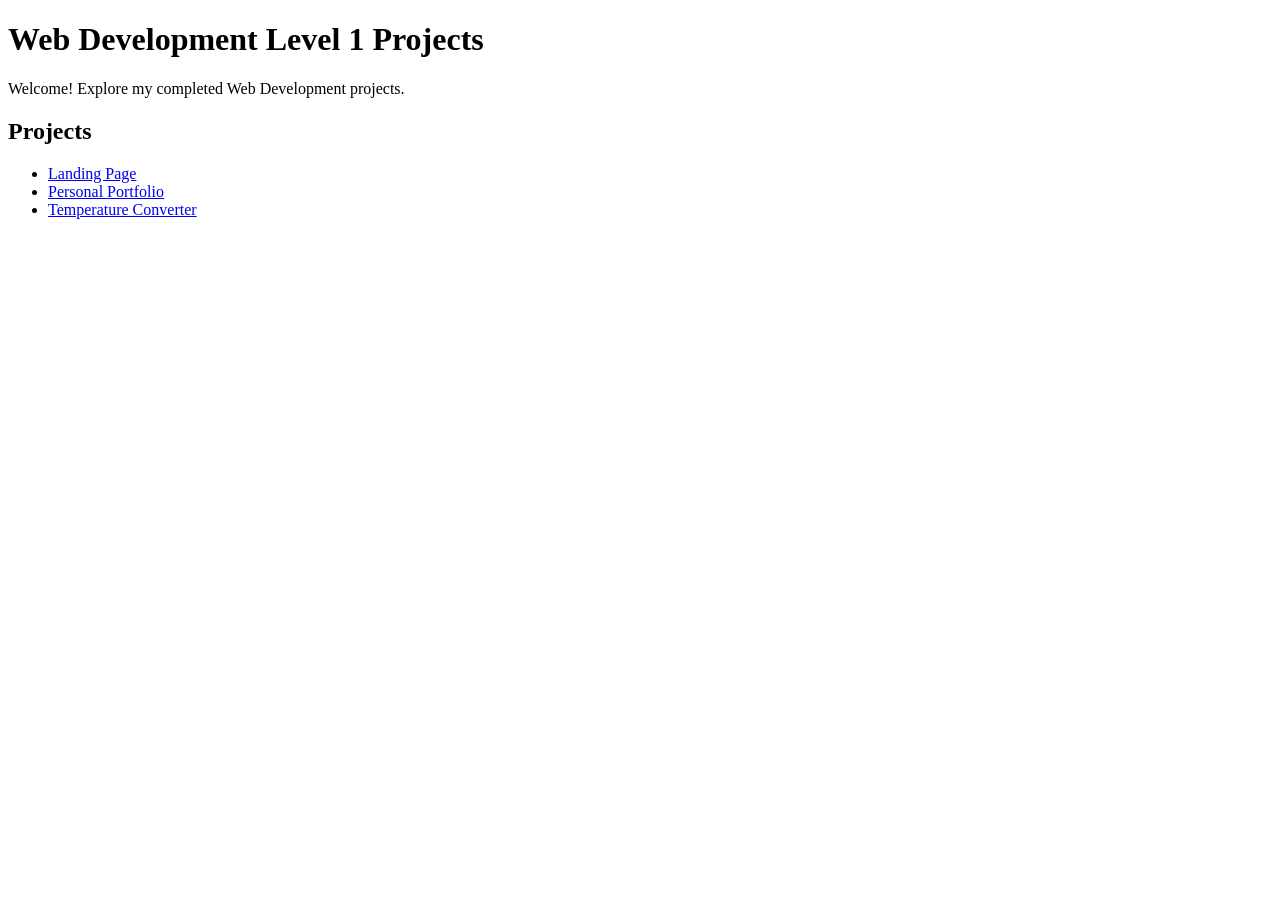
<file: index.html>
<!DOCTYPE html>
<html lang="en">
<head>
    <meta charset="UTF-8">
    <meta name="viewport" content="width=device-width, initial-scale=1.0">
    <title>OIBSIP Web Development Projects</title>
</head>
<body>
    <h1>Web Development Level 1 Projects</h1>

    <p>Welcome! Explore my completed Web Development projects.</p>

    <h2>Projects</h2>

    <ul>
        <li>
            <a href="WebDev-L1-LandingPage/">Landing Page</a>
        </li>
        <li>
            <a href="WebDev-L1-Portfolio/">Personal Portfolio</a>
        </li>
        <li>
            <a href="WebDev-L1-TempCon/">Temperature Converter</a>
        </li>
    </ul>
</body>
</html>
</file>
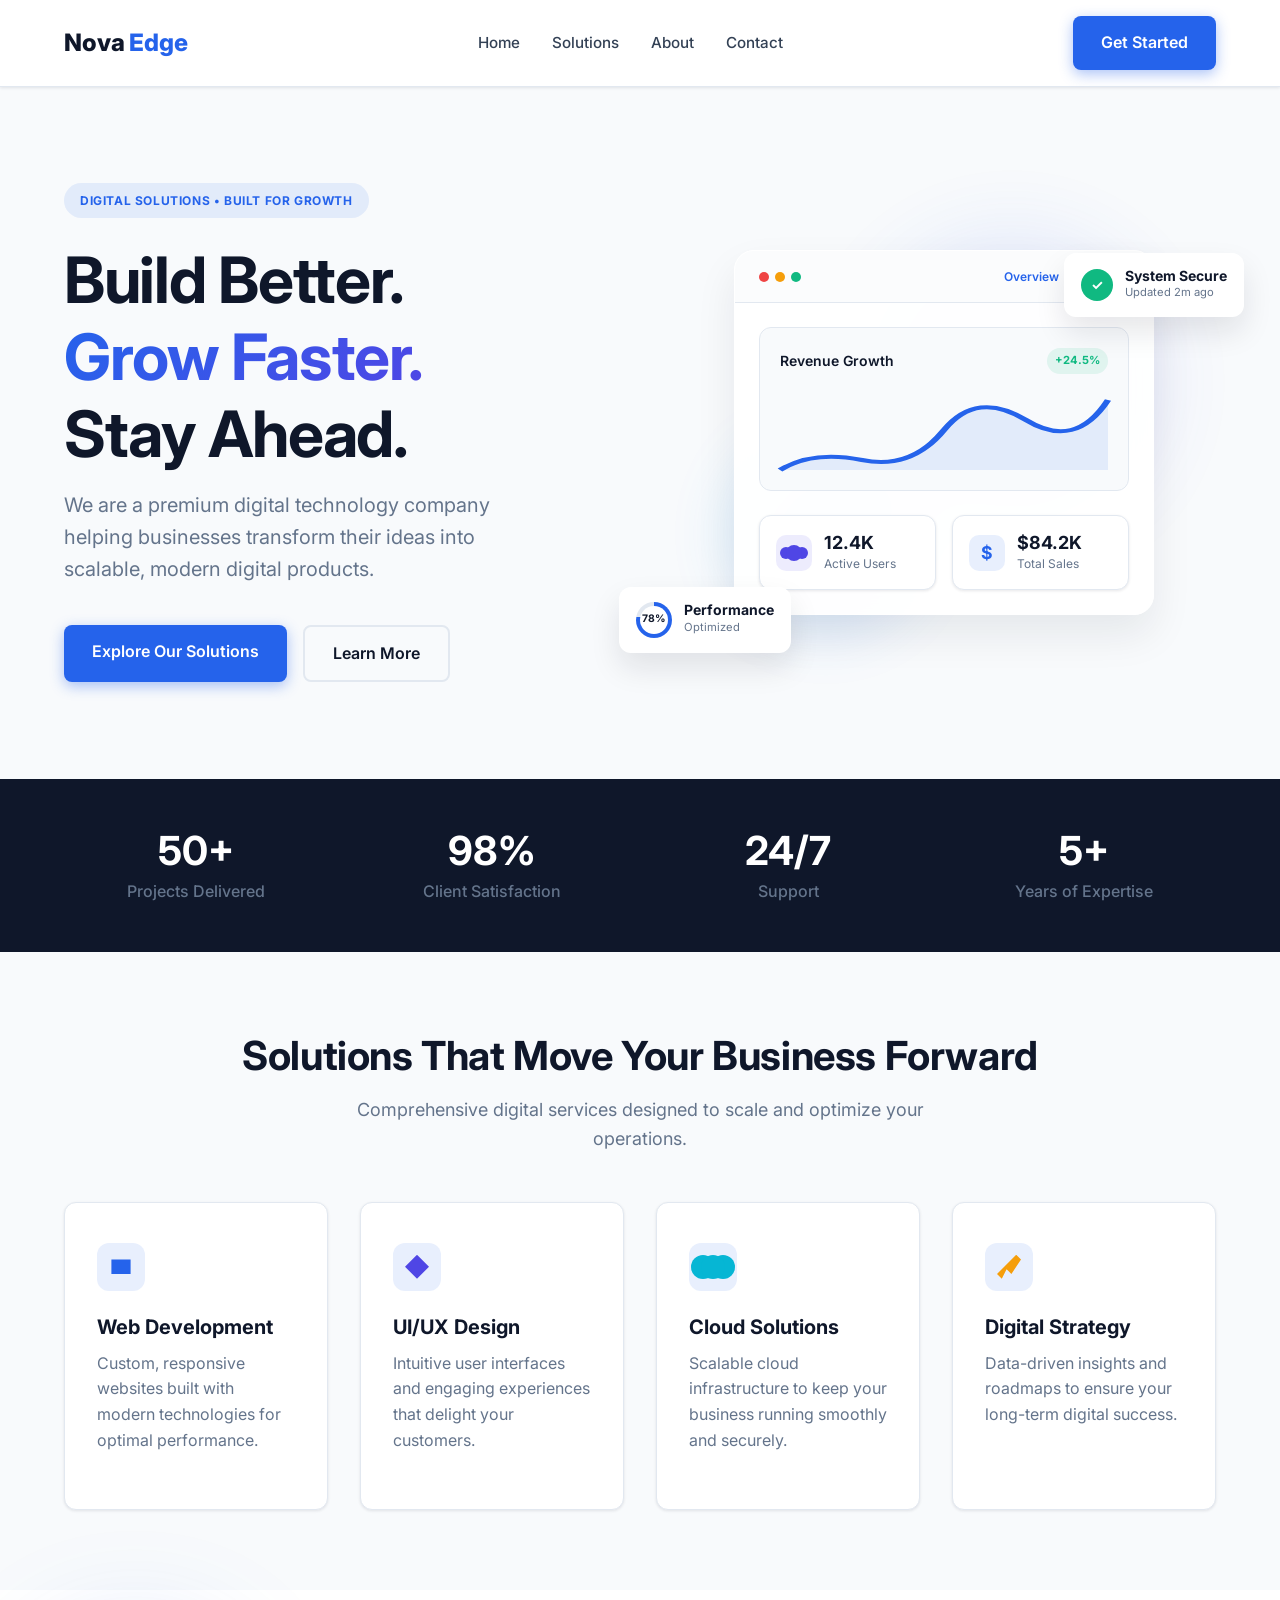
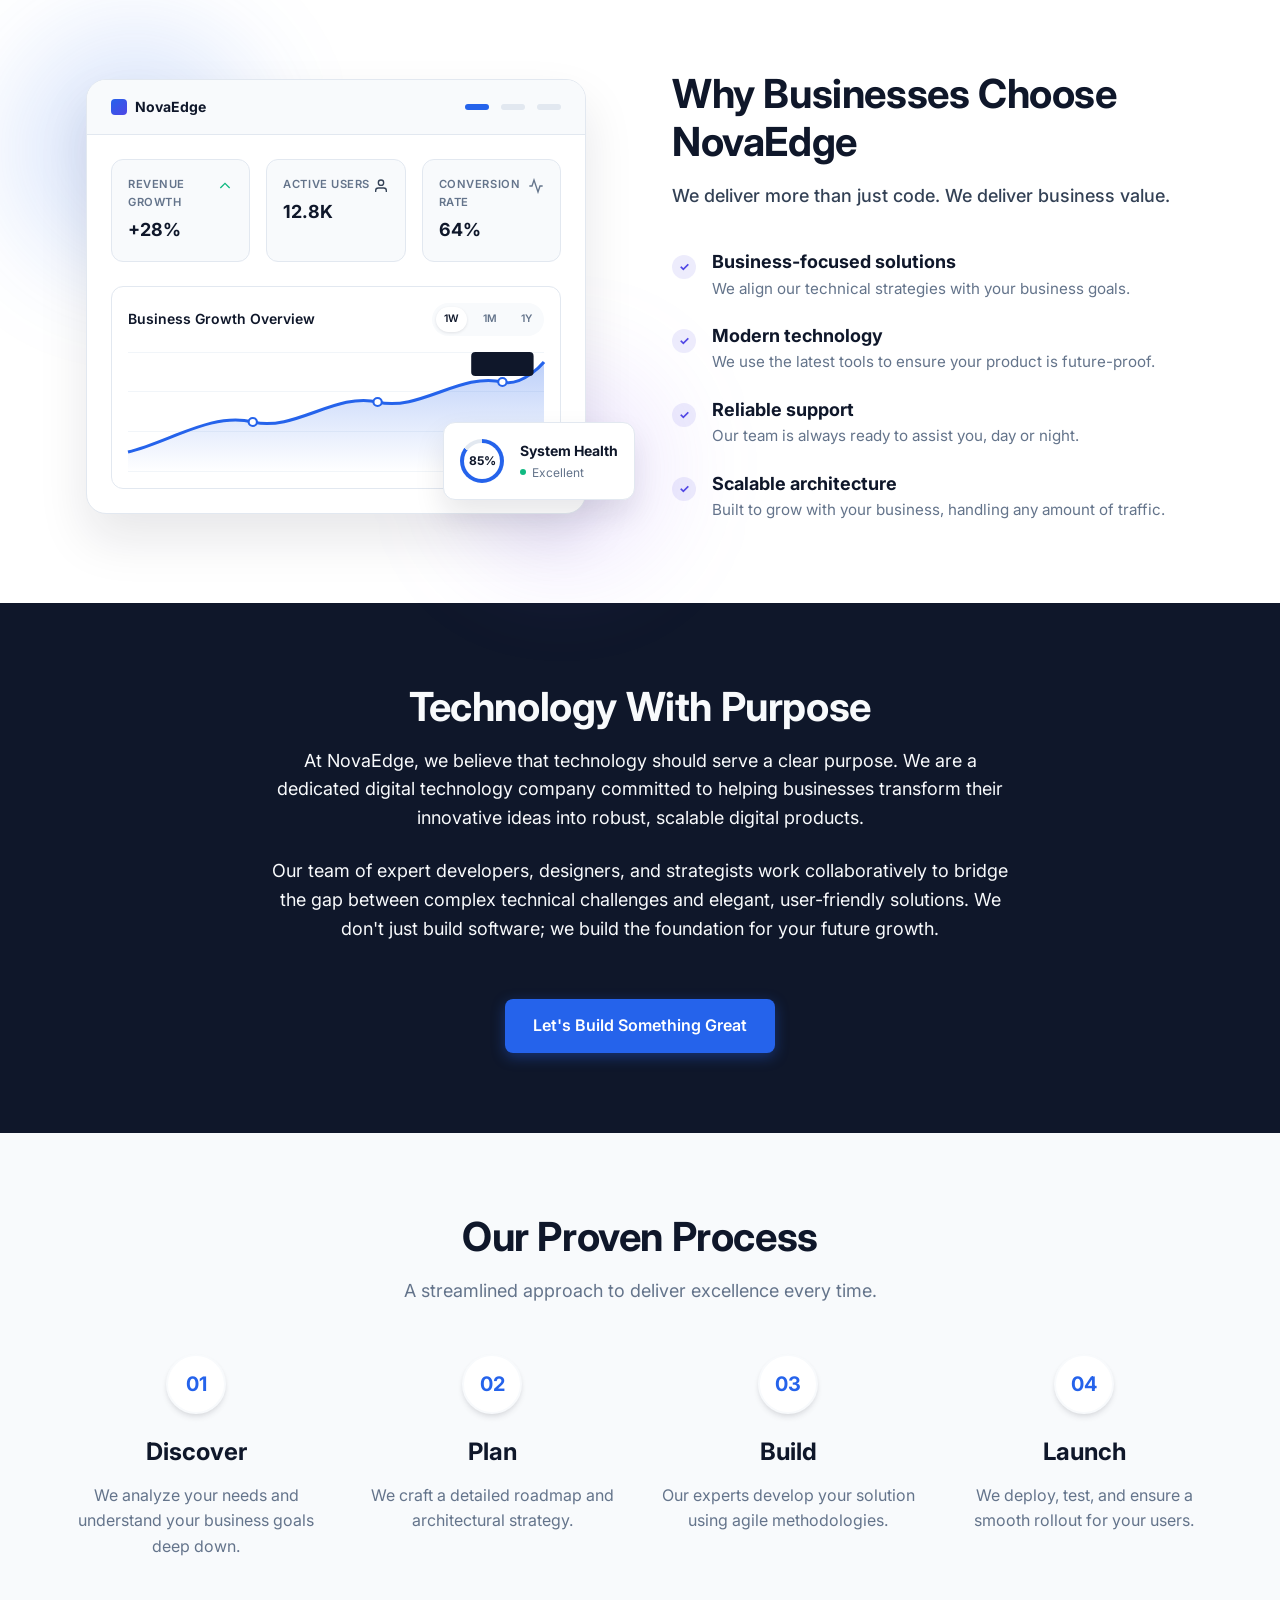
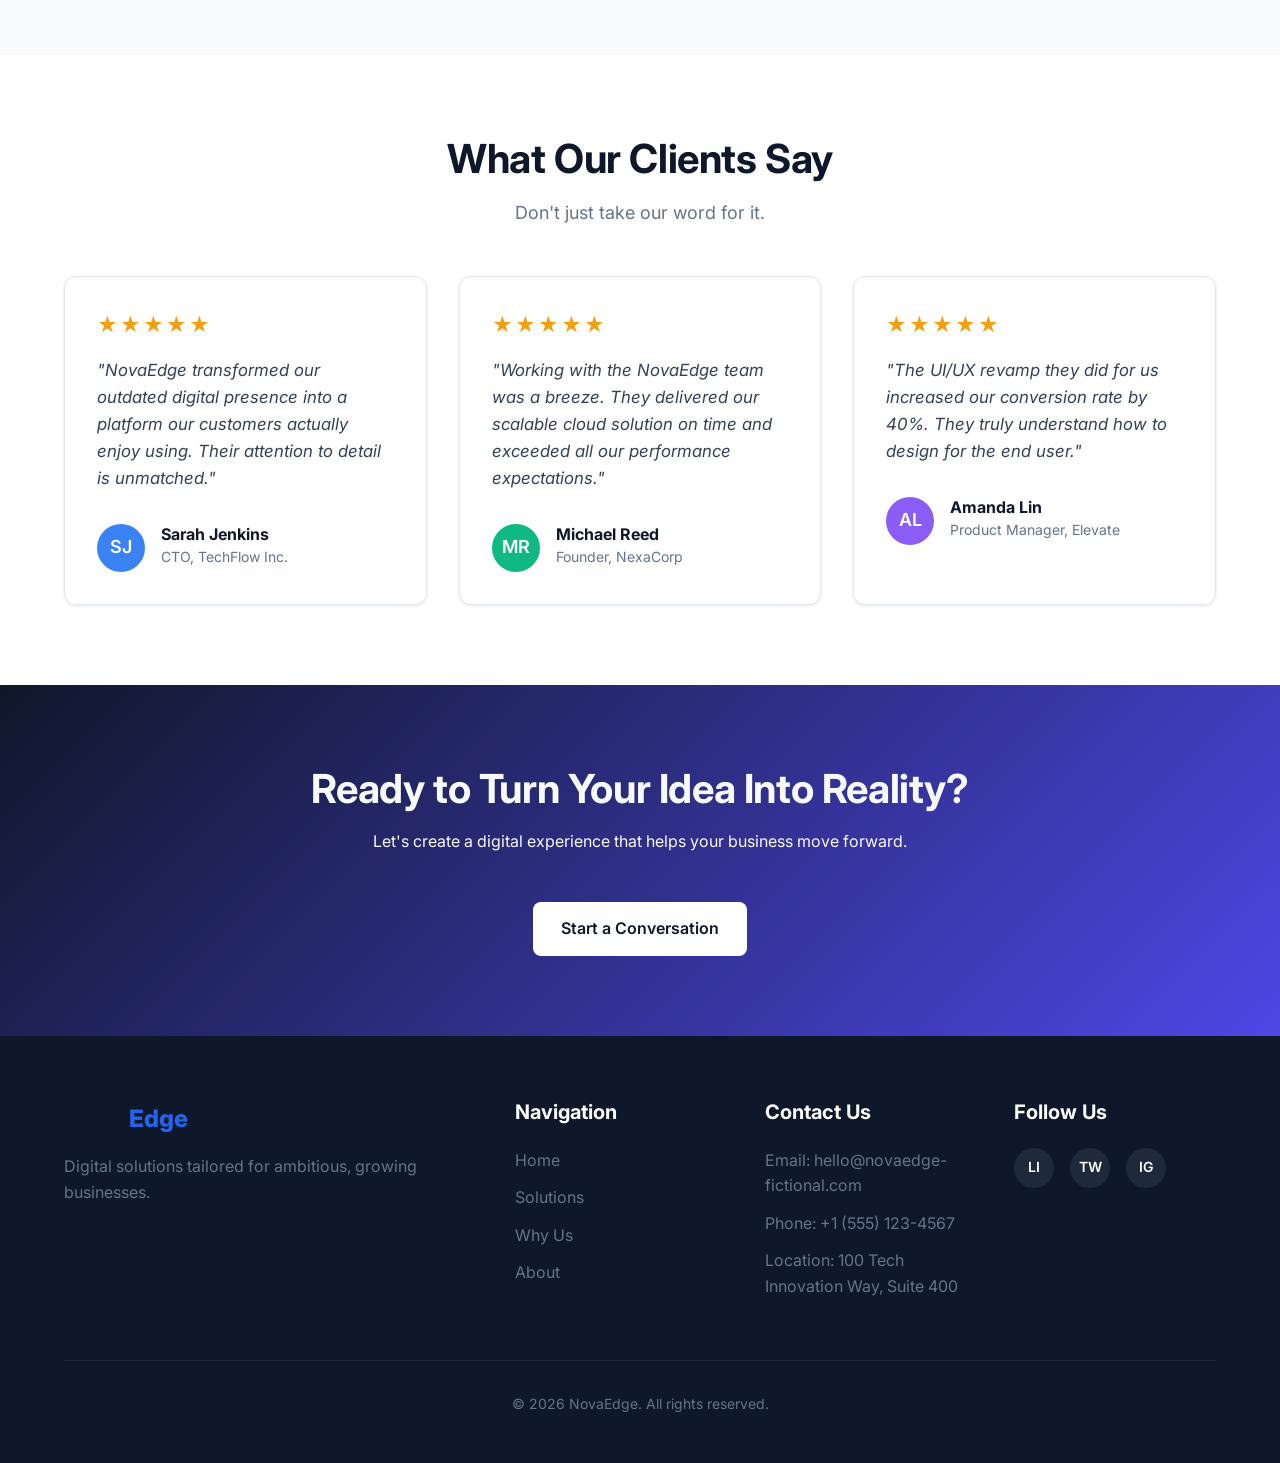
<file: WebDev-L1-LandingPage/index.html>
<!DOCTYPE html>
<html lang="en">
<head>
    <meta charset="UTF-8">
    <meta name="viewport" content="width=device-width, initial-scale=1.0">
    <title>NovaEdge — Digital Solutions for Growing Businesses</title>
    <link rel="preconnect" href="https://fonts.googleapis.com">
    <link rel="preconnect" href="https://fonts.gstatic.com" crossorigin>
    <link href="https://fonts.googleapis.com/css2?family=Inter:wght@300;400;500;600;700;800&display=swap" rel="stylesheet">
    <link rel="stylesheet" href="style.css">
</head>
<body>
    <!-- Navigation -->
    <header class="navbar">
        <div class="container nav-container">
            <a href="#" class="logo">Nova<span>Edge</span></a>
            <nav>
                <ul class="nav-links">
                    <li><a href="#home">Home</a></li>
                    <li><a href="#solutions">Solutions</a></li>
                    <li><a href="#about">About</a></li>
                    <li><a href="#contact">Contact</a></li>
                </ul>
            </nav>
            <a href="#contact" class="btn btn-primary nav-btn">Get Started</a>
            <!-- Hamburger menu check box for mobile nav -->
            <input type="checkbox" id="menu-toggle" class="menu-toggle">
            <label for="menu-toggle" class="hamburger" aria-label="Toggle navigation menu">
                <span></span>
                <span></span>
                <span></span>
            </label>
            <div class="mobile-nav">
                <ul class="mobile-nav-links">
                    <li><a href="#home">Home</a></li>
                    <li><a href="#solutions">Solutions</a></li>
                    <li><a href="#about">About</a></li>
                    <li><a href="#contact">Contact</a></li>
                </ul>
            </div>
        </div>
    </header>

    <main>
        <!-- Hero Section -->
        <section id="home" class="hero">
            <div class="container hero-container">
                <div class="hero-content">
                    <div class="badge">DIGITAL SOLUTIONS • BUILT FOR GROWTH</div>
                    <h1>Build Better.<br><span class="text-gradient">Grow Faster.</span><br>Stay Ahead.</h1>
                    <p>We are a premium digital technology company helping businesses transform their ideas into scalable, modern digital products.</p>
                    <div class="hero-buttons">
                        <a href="#solutions" class="btn btn-primary">Explore Our Solutions</a>
                        <a href="#about" class="btn btn-secondary">Learn More</a>
                    </div>
                </div>
                <div class="hero-visual" aria-hidden="true">
                    <div class="abstract-shape shape-1"></div>
                    <div class="abstract-shape shape-2"></div>
                    <div class="hero-dashboard">
                        <div class="dash-main">
                            <div class="dash-header">
                                <div class="dash-dots"><span></span><span></span><span></span></div>
                                <div class="dash-tabs"><div class="dash-tab active">Overview</div><div class="dash-tab">Analytics</div></div>
                            </div>
                            <div class="dash-body">
                                <div class="dash-chart-container">
                                    <div class="dash-chart-header">
                                        <span class="dash-title">Revenue Growth</span>
                                        <span class="dash-badge">+24.5%</span>
                                    </div>
                                    <div class="dash-chart">
                                        <svg viewBox="0 0 100 40" preserveAspectRatio="none" class="chart-line">
                                            <path d="M0 40 Q 10 30, 25 35 T 50 20 T 75 15 T 100 5 L 100 40 L 0 40 Z" fill="rgba(37,99,235,0.1)"></path>
                                            <path d="M0 40 Q 10 30, 25 35 T 50 20 T 75 15 T 100 5" fill="none" stroke="var(--clr-accent)" stroke-width="2"></path>
                                        </svg>
                                    </div>
                                </div>
                                <div class="dash-stats">
                                    <div class="dash-stat-box">
                                        <div class="stat-icon icon-users"></div>
                                        <div class="stat-info">
                                            <span class="stat-value">12.4K</span>
                                            <span class="stat-label">Active Users</span>
                                        </div>
                                    </div>
                                    <div class="dash-stat-box">
                                        <div class="stat-icon icon-sales"></div>
                                        <div class="stat-info">
                                            <span class="stat-value">$84.2K</span>
                                            <span class="stat-label">Total Sales</span>
                                        </div>
                                    </div>
                                </div>
                            </div>
                        </div>
                        <div class="dash-float float-1">
                            <div class="float-icon">✓</div>
                            <div class="float-text">
                                <span class="float-title">System Secure</span>
                                <span class="float-sub">Updated 2m ago</span>
                            </div>
                        </div>
                        <div class="dash-float float-2">
                            <div class="float-ring">
                                <div class="ring-circle">78%</div>
                            </div>
                            <div class="float-text">
                                <span class="float-title">Performance</span>
                                <span class="float-sub">Optimized</span>
                            </div>
                        </div>
                    </div>
                </div>
            </div>
        </section>

        <!-- Trust / Stats Strip -->
        <section class="trust-stats">
            <div class="container stats-container">
                <div class="stat-item">
                    <h3>50+</h3>
                    <p>Projects Delivered</p>
                </div>
                <div class="stat-item">
                    <h3>98%</h3>
                    <p>Client Satisfaction</p>
                </div>
                <div class="stat-item">
                    <h3>24/7</h3>
                    <p>Support</p>
                </div>
                <div class="stat-item">
                    <h3>5+</h3>
                    <p>Years of Expertise</p>
                </div>
            </div>
        </section>

        <!-- Solutions Section -->
        <section id="solutions" class="solutions section-padding bg-alt">
            <div class="container">
                <div class="section-header text-center">
                    <h2>Solutions That Move Your Business Forward</h2>
                    <p>Comprehensive digital services designed to scale and optimize your operations.</p>
                </div>
                <div class="cards-grid">
                    <div class="service-card">
                        <div class="card-icon icon-web" aria-hidden="true"></div>
                        <h3>Web Development</h3>
                        <p>Custom, responsive websites built with modern technologies for optimal performance.</p>
                    </div>
                    <div class="service-card">
                        <div class="card-icon icon-design" aria-hidden="true"></div>
                        <h3>UI/UX Design</h3>
                        <p>Intuitive user interfaces and engaging experiences that delight your customers.</p>
                    </div>
                    <div class="service-card">
                        <div class="card-icon icon-cloud" aria-hidden="true"></div>
                        <h3>Cloud Solutions</h3>
                        <p>Scalable cloud infrastructure to keep your business running smoothly and securely.</p>
                    </div>
                    <div class="service-card">
                        <div class="card-icon icon-strategy" aria-hidden="true"></div>
                        <h3>Digital Strategy</h3>
                        <p>Data-driven insights and roadmaps to ensure your long-term digital success.</p>
                    </div>
                </div>
            </div>
        </section>

        <!-- Why Choose Us -->
        <section id="why-us" class="why-us section-padding">
            <div class="container split-layout">
                <div class="split-visual premium-dash" aria-hidden="true">
                    <!-- Background Decorative Elements -->
                    <div class="premium-glow glow-1"></div>
                    <div class="premium-glow glow-2"></div>
                    
                    <!-- Main Dashboard -->
                    <div class="premium-dashboard">
                        <!-- Dashboard Header -->
                        <div class="premium-dash-header">
                            <div class="pd-logo">
                                <div class="pd-logo-icon"></div>
                                <span class="pd-logo-text">NovaEdge</span>
                            </div>
                            <div class="pd-nav">
                                <span class="pd-nav-item active"></span>
                                <span class="pd-nav-item"></span>
                                <span class="pd-nav-item"></span>
                            </div>
                        </div>
                        
                        <!-- Dashboard Body -->
                        <div class="premium-dash-body">
                            <!-- Metrics Row -->
                            <div class="pd-metrics">
                                <div class="pd-metric-card">
                                    <span class="pd-metric-title">Revenue Growth</span>
                                    <span class="pd-metric-value">+28%</span>
                                    <div class="pd-metric-indicator positive">
                                        <svg viewBox="0 0 24 24" fill="none" stroke="currentColor" stroke-width="2"><path d="M5 15l7-7 7 7"/></svg>
                                    </div>
                                </div>
                                <div class="pd-metric-card">
                                    <span class="pd-metric-title">Active Users</span>
                                    <span class="pd-metric-value">12.8K</span>
                                    <div class="pd-metric-indicator">
                                        <svg viewBox="0 0 24 24" fill="none" stroke="currentColor" stroke-width="2"><path d="M20 21v-2a4 4 0 0 0-4-4H8a4 4 0 0 0-4 4v2"/><circle cx="12" cy="7" r="4"/></svg>
                                    </div>
                                </div>
                                <div class="pd-metric-card">
                                    <span class="pd-metric-title">Conversion Rate</span>
                                    <span class="pd-metric-value">64%</span>
                                    <div class="pd-metric-indicator neutral">
                                        <svg viewBox="0 0 24 24" fill="none" stroke="currentColor" stroke-width="2"><path d="M22 12h-4l-3 9L9 3l-3 9H2"/></svg>
                                    </div>
                                </div>
                            </div>
                            
                            <!-- Chart Area -->
                            <div class="pd-chart-area">
                                <div class="pd-chart-header">
                                    <span class="pd-chart-title">Business Growth Overview</span>
                                    <div class="pd-chart-filters">
                                        <span class="pd-filter active">1W</span>
                                        <span class="pd-filter">1M</span>
                                        <span class="pd-filter">1Y</span>
                                    </div>
                                </div>
                                <div class="pd-chart">
                                    <!-- Grid Lines -->
                                    <div class="pd-grid-lines">
                                        <span></span><span></span><span></span><span></span>
                                    </div>
                                    <!-- Area Chart -->
                                    <svg viewBox="0 0 400 120" preserveAspectRatio="none" class="pd-area-chart">
                                        <defs>
                                            <linearGradient id="chart-gradient" x1="0" y1="0" x2="0" y2="1">
                                                <stop offset="0%" stop-color="var(--clr-accent)" stop-opacity="0.3" />
                                                <stop offset="100%" stop-color="var(--clr-accent)" stop-opacity="0" />
                                            </linearGradient>
                                        </defs>
                                        <path d="M0,100 C40,90 80,60 120,70 C160,80 200,40 240,50 C280,60 320,20 360,30 C380,35 400,10 400,10 L400,120 L0,120 Z" fill="url(#chart-gradient)"></path>
                                        <path d="M0,100 C40,90 80,60 120,70 C160,80 200,40 240,50 C280,60 320,20 360,30 C380,35 400,10 400,10" fill="none" stroke="var(--clr-accent)" stroke-width="3"></path>
                                        
                                        <!-- Data Points -->
                                        <circle cx="120" cy="70" r="4" fill="white" stroke="var(--clr-accent)" stroke-width="2"/>
                                        <circle cx="240" cy="50" r="4" fill="white" stroke="var(--clr-accent)" stroke-width="2"/>
                                        <circle cx="360" cy="30" r="4" fill="white" stroke="var(--clr-accent)" stroke-width="2"/>
                                        
                                        <!-- Tooltip -->
                                        <g transform="translate(330, 0)">
                                            <rect width="60" height="24" rx="4" fill="var(--clr-primary)"/>
                                            <text x="360" y="16" fill="white" font-size="12" font-weight="bold" text-anchor="middle">$142k</text>
                                            <path d="M360 24 L356 28 L364 28 Z" fill="var(--clr-primary)"/>
                                        </g>
                                    </svg>
                                </div>
                            </div>
                        </div>
                    </div>
                    
                    <!-- Floating Widget -->
                    <div class="premium-float-widget">
                        <div class="pf-progress-ring">
                            <span>85%</span>
                        </div>
                        <div class="pf-details">
                            <span class="pf-title">System Health</span>
                            <span class="pf-status"><span class="pf-dot"></span> Excellent</span>
                        </div>
                    </div>
                </div>
                <div class="split-content">
                    <h2>Why Businesses Choose NovaEdge</h2>
                    <p class="subtitle">We deliver more than just code. We deliver business value.</p>
                    
                    <ul class="advantages-list">
                        <li>
                            <div class="advantage-icon" aria-hidden="true">✓</div>
                            <div class="advantage-text">
                                <h4>Business-focused solutions</h4>
                                <p>We align our technical strategies with your business goals.</p>
                            </div>
                        </li>
                        <li>
                            <div class="advantage-icon" aria-hidden="true">✓</div>
                            <div class="advantage-text">
                                <h4>Modern technology</h4>
                                <p>We use the latest tools to ensure your product is future-proof.</p>
                            </div>
                        </li>
                        <li>
                            <div class="advantage-icon" aria-hidden="true">✓</div>
                            <div class="advantage-text">
                                <h4>Reliable support</h4>
                                <p>Our team is always ready to assist you, day or night.</p>
                            </div>
                        </li>
                        <li>
                            <div class="advantage-icon" aria-hidden="true">✓</div>
                            <div class="advantage-text">
                                <h4>Scalable architecture</h4>
                                <p>Built to grow with your business, handling any amount of traffic.</p>
                            </div>
                        </li>
                    </ul>
                </div>
            </div>
        </section>

        <!-- About Section -->
        <section id="about" class="about section-padding bg-dark text-light">
            <div class="container text-center max-w-800">
                <h2>Technology With Purpose</h2>
                <div class="about-text">
                    <p>At NovaEdge, we believe that technology should serve a clear purpose. We are a dedicated digital technology company committed to helping businesses transform their innovative ideas into robust, scalable digital products.</p>
                    <p>Our team of expert developers, designers, and strategists work collaboratively to bridge the gap between complex technical challenges and elegant, user-friendly solutions. We don't just build software; we build the foundation for your future growth.</p>
                </div>
                <a href="#contact" class="btn btn-primary mt-4">Let's Build Something Great</a>
            </div>
        </section>

        <!-- Work Process Section -->
        <section class="work-process section-padding bg-alt">
            <div class="container">
                <div class="section-header text-center">
                    <h2>Our Proven Process</h2>
                    <p>A streamlined approach to deliver excellence every time.</p>
                </div>
                <div class="process-grid">
                    <div class="process-step">
                        <div class="step-number">01</div>
                        <h3>Discover</h3>
                        <p>We analyze your needs and understand your business goals deep down.</p>
                    </div>
                    <div class="process-step">
                        <div class="step-number">02</div>
                        <h3>Plan</h3>
                        <p>We craft a detailed roadmap and architectural strategy.</p>
                    </div>
                    <div class="process-step">
                        <div class="step-number">03</div>
                        <h3>Build</h3>
                        <p>Our experts develop your solution using agile methodologies.</p>
                    </div>
                    <div class="process-step">
                        <div class="step-number">04</div>
                        <h3>Launch</h3>
                        <p>We deploy, test, and ensure a smooth rollout for your users.</p>
                    </div>
                </div>
            </div>
        </section>

        <!-- Testimonials -->
        <section class="testimonials section-padding">
            <div class="container">
                <div class="section-header text-center">
                    <h2>What Our Clients Say</h2>
                    <p>Don't just take our word for it.</p>
                </div>
                <div class="testimonials-grid">
                    <div class="testimonial-card">
                        <div class="stars" aria-label="5 out of 5 stars">★★★★★</div>
                        <p class="quote">"NovaEdge transformed our outdated digital presence into a platform our customers actually enjoy using. Their attention to detail is unmatched."</p>
                        <div class="client-info">
                            <div class="avatar avatar-1" aria-hidden="true">SJ</div>
                            <div class="client-details">
                                <h4>Sarah Jenkins</h4>
                                <span>CTO, TechFlow Inc.</span>
                            </div>
                        </div>
                    </div>
                    <div class="testimonial-card">
                        <div class="stars" aria-label="5 out of 5 stars">★★★★★</div>
                        <p class="quote">"Working with the NovaEdge team was a breeze. They delivered our scalable cloud solution on time and exceeded all our performance expectations."</p>
                        <div class="client-info">
                            <div class="avatar avatar-2" aria-hidden="true">MR</div>
                            <div class="client-details">
                                <h4>Michael Reed</h4>
                                <span>Founder, NexaCorp</span>
                            </div>
                        </div>
                    </div>
                    <div class="testimonial-card">
                        <div class="stars" aria-label="5 out of 5 stars">★★★★★</div>
                        <p class="quote">"The UI/UX revamp they did for us increased our conversion rate by 40%. They truly understand how to design for the end user."</p>
                        <div class="client-info">
                            <div class="avatar avatar-3" aria-hidden="true">AL</div>
                            <div class="client-details">
                                <h4>Amanda Lin</h4>
                                <span>Product Manager, Elevate</span>
                            </div>
                        </div>
                    </div>
                </div>
            </div>
        </section>

        <!-- Final CTA -->
        <section class="final-cta section-padding bg-gradient text-light">
            <div class="container text-center">
                <h2>Ready to Turn Your Idea Into Reality?</h2>
                <p>Let's create a digital experience that helps your business move forward.</p>
                <a href="#contact" class="btn btn-light mt-4">Start a Conversation</a>
            </div>
        </section>
    </main>

    <!-- Footer -->
    <footer id="contact" class="footer">
        <div class="container">
            <div class="footer-grid">
                <div class="footer-brand">
                    <a href="#" class="logo text-light">Nova<span>Edge</span></a>
                    <p>Digital solutions tailored for ambitious, growing businesses.</p>
                </div>
                <div class="footer-links">
                    <h4>Navigation</h4>
                    <ul>
                        <li><a href="#home">Home</a></li>
                        <li><a href="#solutions">Solutions</a></li>
                        <li><a href="#why-us">Why Us</a></li>
                        <li><a href="#about">About</a></li>
                    </ul>
                </div>
                <div class="footer-contact">
                    <h4>Contact Us</h4>
                    <p>Email: hello@novaedge-fictional.com</p>
                    <p>Phone: +1 (555) 123-4567</p>
                    <p>Location: 100 Tech Innovation Way, Suite 400</p>
                </div>
                <div class="footer-social">
                    <h4>Follow Us</h4>
                    <div class="social-icons">
                        <a href="#" class="social-ph" aria-label="LinkedIn">LI</a>
                        <a href="#" class="social-ph" aria-label="Twitter">TW</a>
                        <a href="#" class="social-ph" aria-label="Instagram">IG</a>
                    </div>
                </div>
            </div>
            <div class="footer-bottom">
                <p>&copy; 2026 NovaEdge. All rights reserved.</p>
            </div>
        </div>
    </footer>
</body>
</html>
</file>
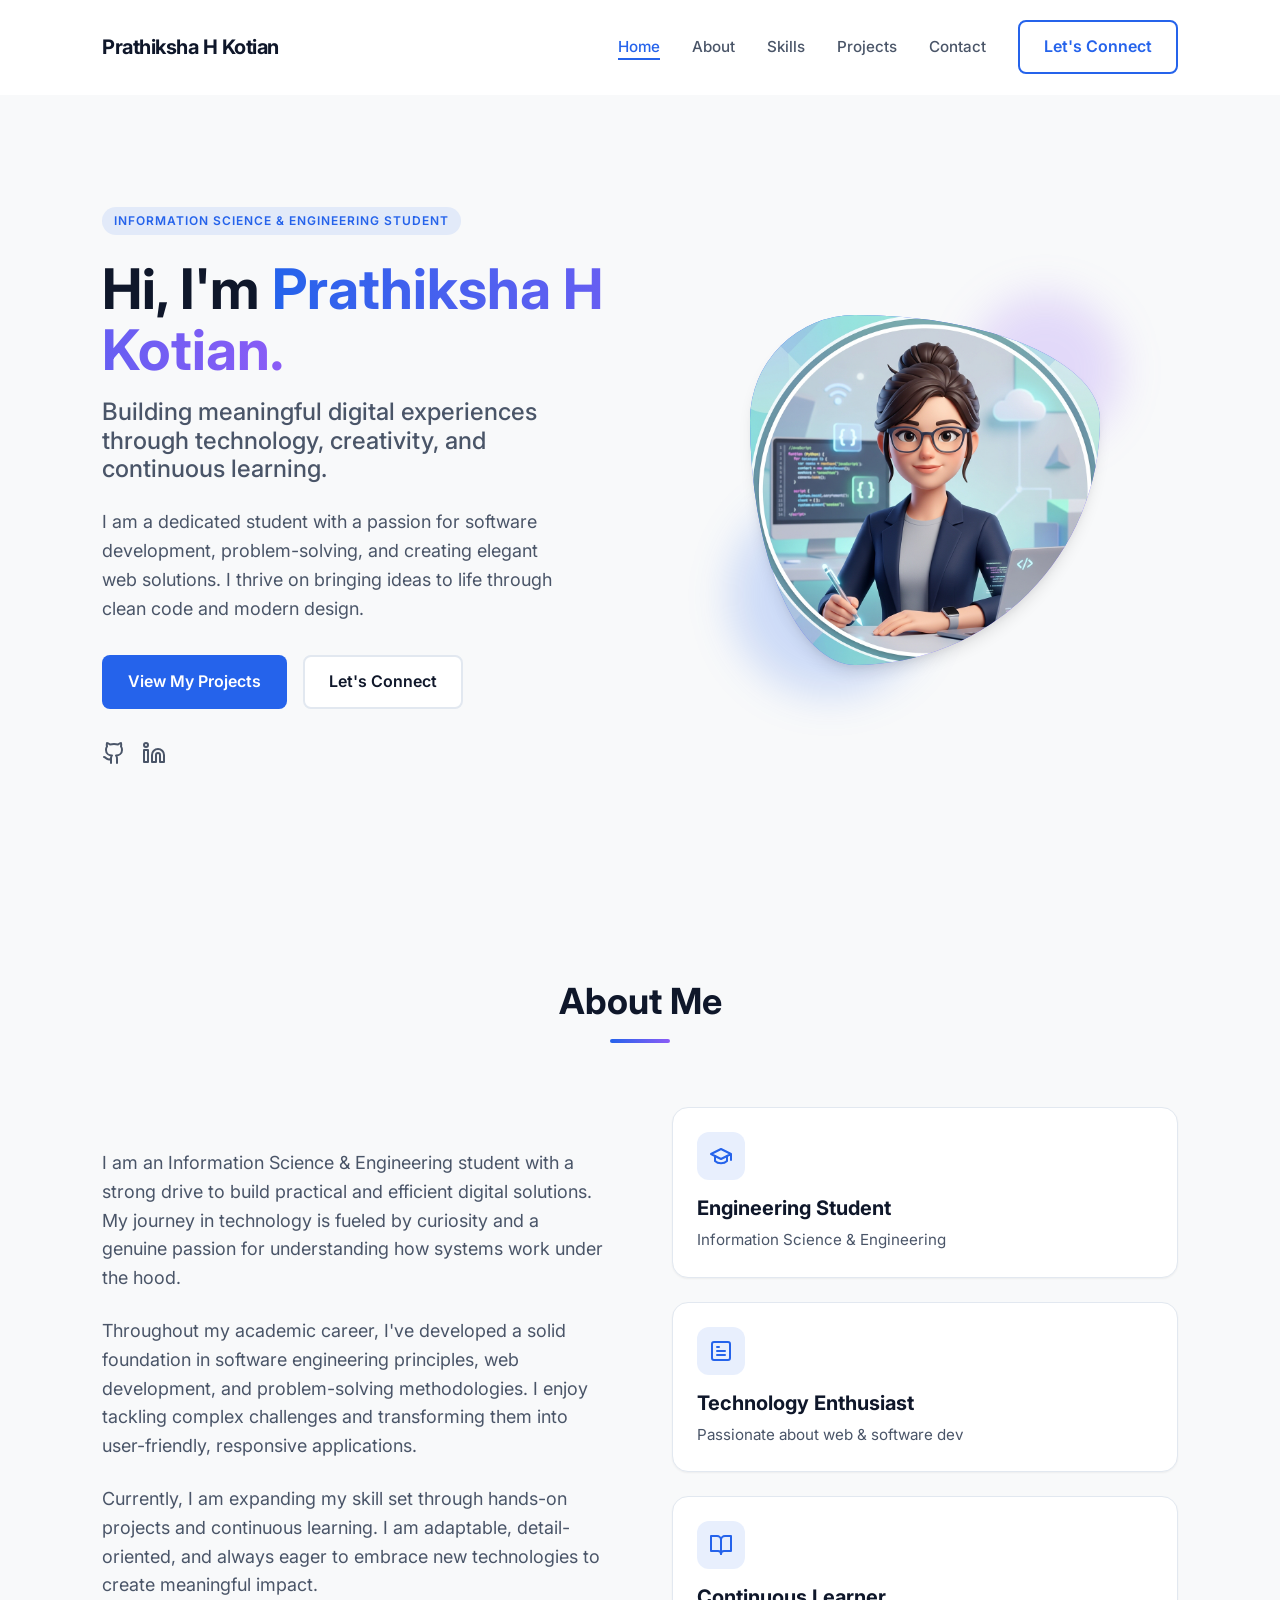
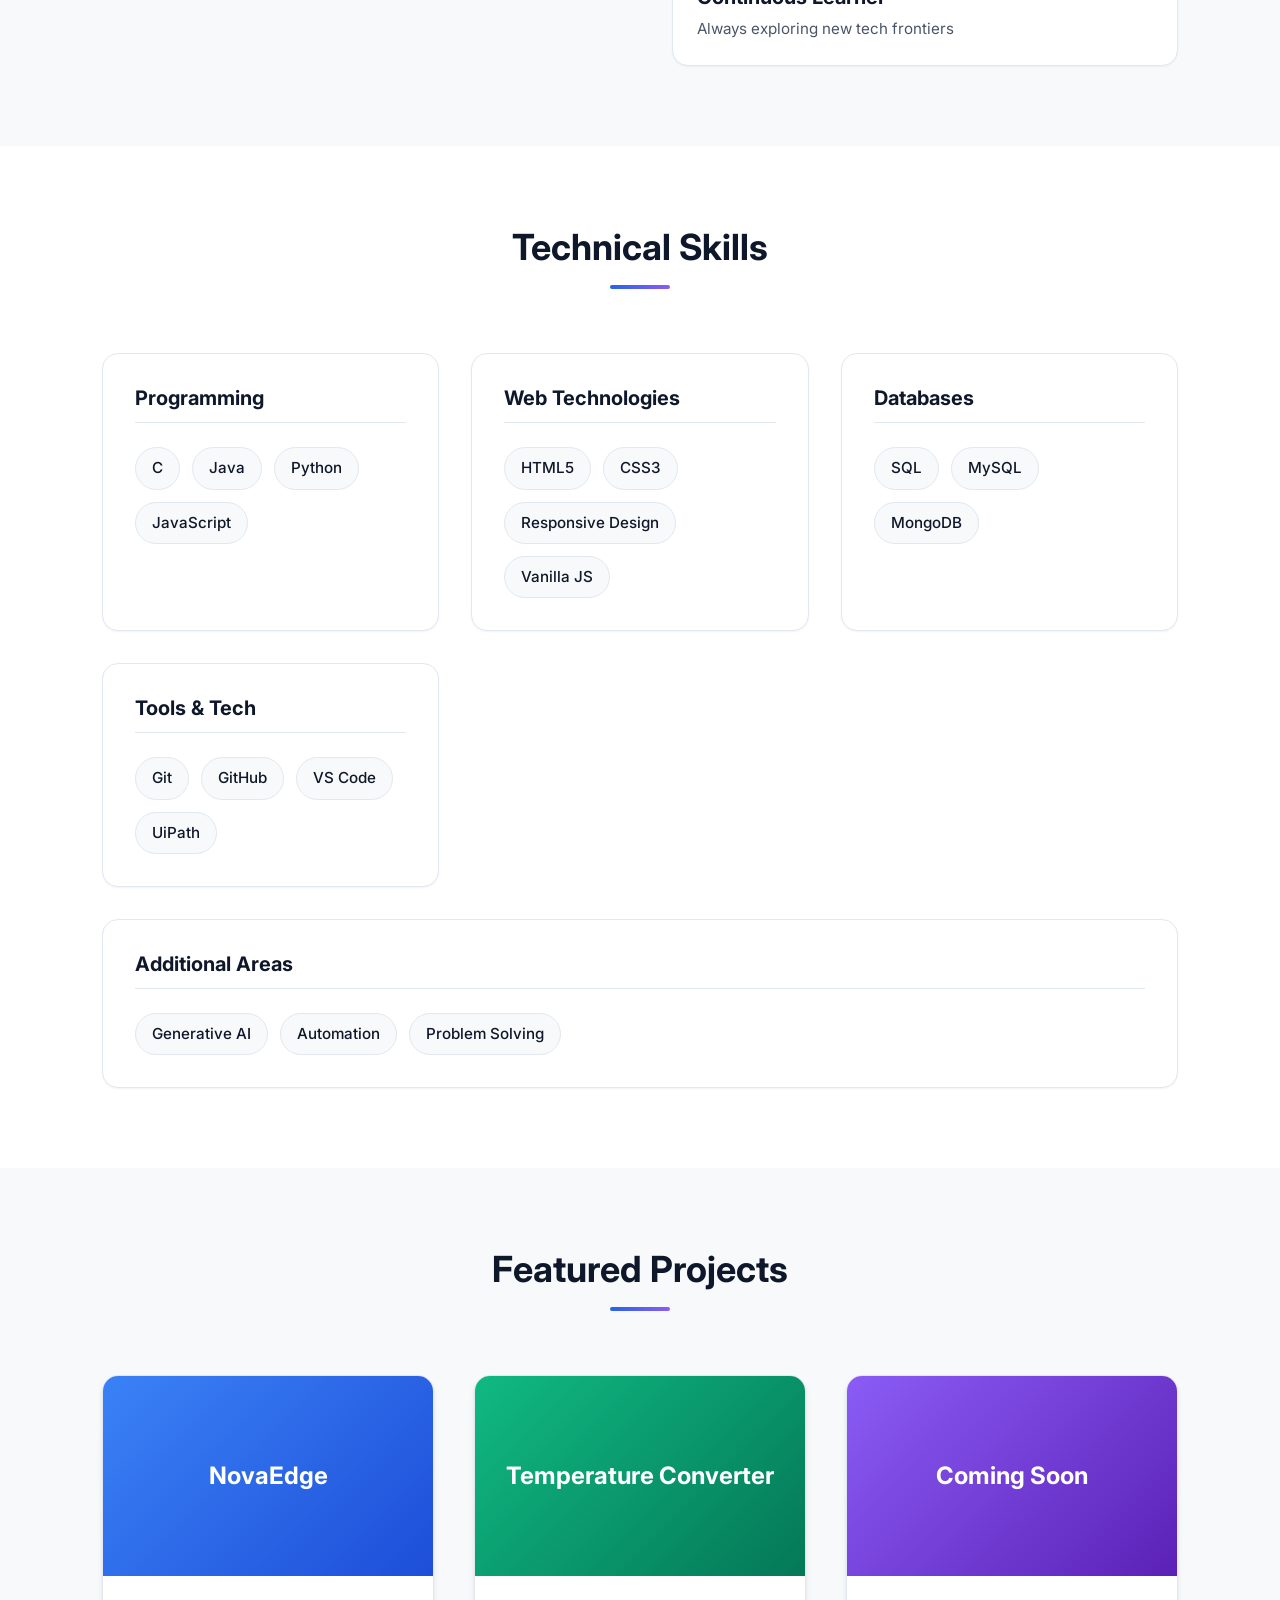
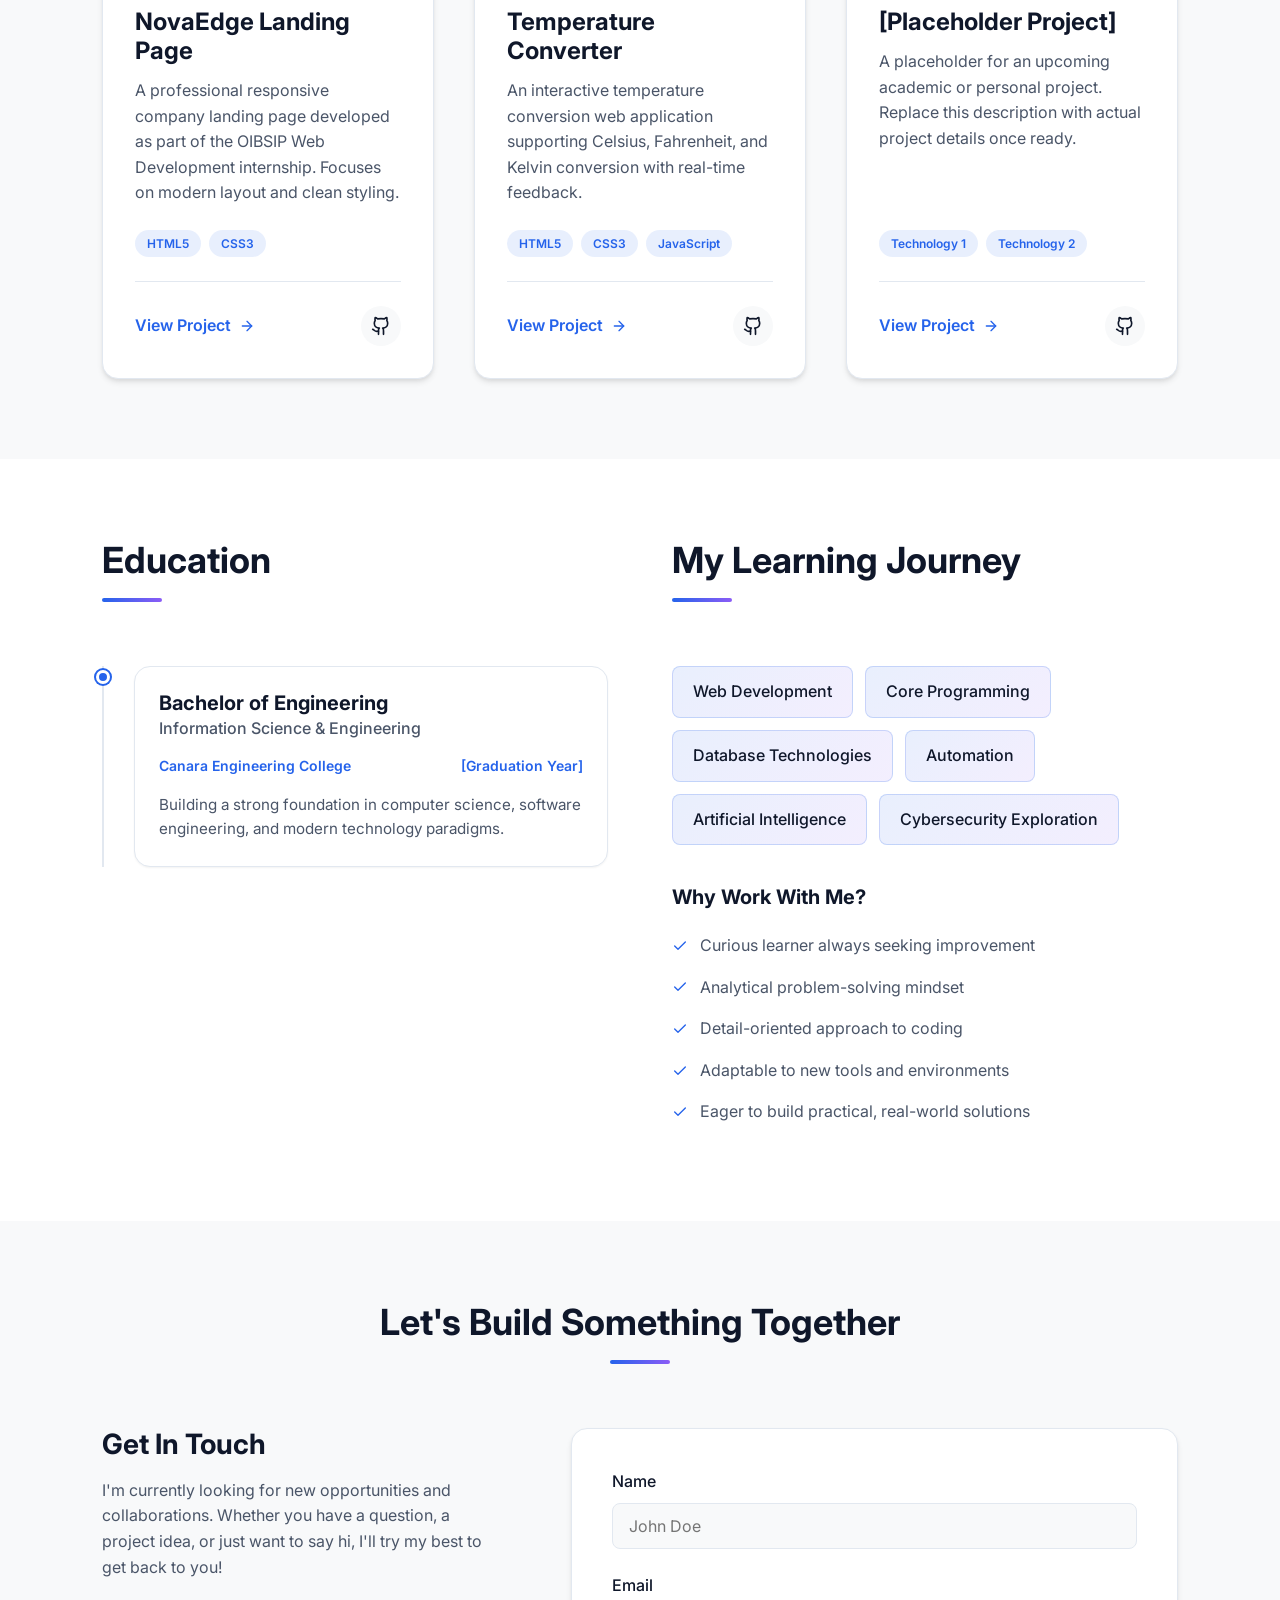
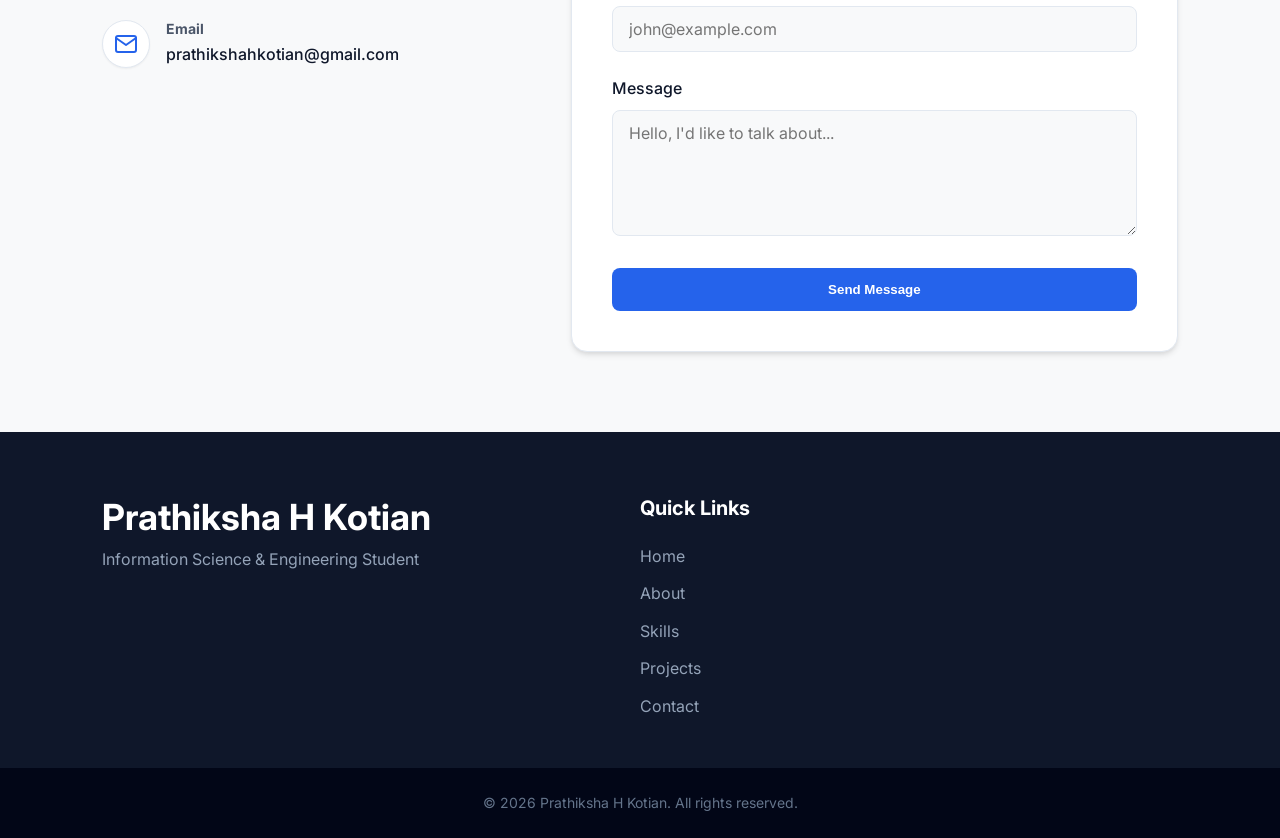
<file: WebDev-L1-Portfolio/index.html>
<!DOCTYPE html>
<html lang="en">
<head>
    <meta charset="UTF-8">
    <meta name="viewport" content="width=device-width, initial-scale=1.0">
    <title>Prathiksha H Kotian | Information Science & Engineering Student</title>
    <meta name="description" content="Personal portfolio of Prathiksha H Kotian, an Information Science & Engineering Student passionate about building meaningful digital experiences.">
    
    <!-- Google Fonts: Inter -->
    <link rel="preconnect" href="https://fonts.googleapis.com">
    <link rel="preconnect" href="https://fonts.gstatic.com" crossorigin>
    <link href="https://fonts.googleapis.com/css2?family=Inter:wght@300;400;500;600;700&display=swap" rel="stylesheet">
    
    <link rel="stylesheet" href="style.css">
</head>
<body>
    <!-- Navigation -->
    <header class="navbar" id="navbar">
        <div class="container nav-container">
            <a href="#home" class="logo">Prathiksha H Kotian</a>
            
            <button class="mobile-toggle" aria-label="Toggle navigation" aria-expanded="false" aria-controls="nav-links">
                <span class="hamburger"></span>
            </button>
            
            <nav id="nav-links" class="nav-links">
                <ul>
                    <li><a href="#home" class="nav-link active">Home</a></li>
                    <li><a href="#about" class="nav-link">About</a></li>
                    <li><a href="#skills" class="nav-link">Skills</a></li>
                    <li><a href="#projects" class="nav-link">Projects</a></li>
                    <li><a href="#contact" class="nav-link">Contact</a></li>
                </ul>
                <a href="#contact" class="btn btn-outline btn-nav">Let's Connect</a>
            </nav>
        </div>
    </header>

    <main>
        <!-- Hero Section -->
        <section id="home" class="hero">
            <div class="container hero-container">
                <div class="hero-content">
                    <span class="badge">INFORMATION SCIENCE & ENGINEERING STUDENT</span>
                    <h1 class="hero-title">Hi, I'm <span class="highlight">Prathiksha H Kotian.</span></h1>
                    <h2 class="hero-subtitle">Building meaningful digital experiences through technology, creativity, and continuous learning.</h2>
                    <p class="hero-description">
                        I am a dedicated student with a passion for software development, problem-solving, and creating elegant web solutions. I thrive on bringing ideas to life through clean code and modern design.
                    </p>
                    <div class="hero-actions">
                        <a href="#projects" class="btn btn-primary">View My Projects</a>
                        <a href="#contact" class="btn btn-secondary">Let's Connect</a>
                    </div>
                    <div class="hero-social">
                        <a href="#" class="social-link" aria-label="GitHub" target="_blank" rel="noopener noreferrer">
                            <svg xmlns="http://www.w3.org/2000/svg" width="24" height="24" viewBox="0 0 24 24" fill="none" stroke="currentColor" stroke-width="2" stroke-linecap="round" stroke-linejoin="round"><path d="M15 22v-4a4.8 4.8 0 0 0-1-3.5c3 0 6-2 6-5.5.08-1.25-.27-2.48-1-3.5.28-1.15.28-2.35 0-3.5 0 0-1 0-3 1.5-2.64-.5-5.36-.5-8 0C6 2 5 2 5 2c-.3 1.15-.3 2.35 0 3.5A5.403 5.403 0 0 0 4 9c0 3.5 3 5.5 6 5.5-.39.49-.68 1.05-.85 1.65-.17.6-.22 1.23-.15 1.85v4"/><path d="M9 18c-4.51 2-5-2-7-2"/></svg>
                        </a>
                        <a href="YOUR_LINKEDIN_URL_HERE" class="social-link" aria-label="LinkedIn" target="_blank" rel="noopener noreferrer">
                            <svg xmlns="http://www.w3.org/2000/svg" width="24" height="24" viewBox="0 0 24 24" fill="none" stroke="currentColor" stroke-width="2" stroke-linecap="round" stroke-linejoin="round"><path d="M16 8a6 6 0 0 1 6 6v7h-4v-7a2 2 0 0 0-2-2 2 2 0 0 0-2 2v7h-4v-7a6 6 0 0 1 6-6z"/><rect width="4" height="12" x="2" y="9"/><circle cx="4" cy="4" r="2"/></svg>
                        </a>
                    </div>
                </div>
                <div class="hero-visual">
                    <div class="profile-placeholder">
                        <div class="profile-inner">
                            <img src="assets/profile-placeholder.png" alt="Professional profile placeholder" class="profile-img">
                        </div>
                        <div class="decorative-blob"></div>
                        <div class="decorative-blob secondary"></div>
                    </div>
                </div>
            </div>
        </section>

        <!-- About Section -->
        <section id="about" class="about section-padding">
            <div class="container">
                <div class="section-header">
                    <h2>About Me</h2>
                    <div class="heading-line"></div>
                </div>
                <div class="about-content">
                    <div class="about-text">
                        <p>I am an Information Science & Engineering student with a strong drive to build practical and efficient digital solutions. My journey in technology is fueled by curiosity and a genuine passion for understanding how systems work under the hood.</p>
                        <p>Throughout my academic career, I've developed a solid foundation in software engineering principles, web development, and problem-solving methodologies. I enjoy tackling complex challenges and transforming them into user-friendly, responsive applications.</p>
                        <p>Currently, I am expanding my skill set through hands-on projects and continuous learning. I am adaptable, detail-oriented, and always eager to embrace new technologies to create meaningful impact.</p>
                    </div>
                    <div class="about-highlights">
                        <div class="highlight-card">
                            <div class="highlight-icon">
                                <svg xmlns="http://www.w3.org/2000/svg" width="24" height="24" viewBox="0 0 24 24" fill="none" stroke="currentColor" stroke-width="2" stroke-linecap="round" stroke-linejoin="round"><path d="M22 10v6M2 10l10-5 10 5-10 5z"/><path d="M6 12v5c3 3 9 3 12 0v-5"/></svg>
                            </div>
                            <h3>Engineering Student</h3>
                            <p>Information Science & Engineering</p>
                        </div>
                        <div class="highlight-card">
                            <div class="highlight-icon">
                                <svg xmlns="http://www.w3.org/2000/svg" width="24" height="24" viewBox="0 0 24 24" fill="none" stroke="currentColor" stroke-width="2" stroke-linecap="round" stroke-linejoin="round"><rect width="18" height="18" x="3" y="3" rx="2" ry="2"/><line x1="8" x2="16" y1="12" y2="12"/><line x1="8" x2="16" y1="16" y2="16"/><line x1="8" x2="10" y1="8" y2="8"/></svg>
                            </div>
                            <h3>Technology Enthusiast</h3>
                            <p>Passionate about web & software dev</p>
                        </div>
                        <div class="highlight-card">
                            <div class="highlight-icon">
                                <svg xmlns="http://www.w3.org/2000/svg" width="24" height="24" viewBox="0 0 24 24" fill="none" stroke="currentColor" stroke-width="2" stroke-linecap="round" stroke-linejoin="round"><path d="M2 3h6a4 4 0 0 1 4 4v14a3 3 0 0 0-3-3H2z"/><path d="M22 3h-6a4 4 0 0 0-4 4v14a3 3 0 0 1 3-3h7z"/></svg>
                            </div>
                            <h3>Continuous Learner</h3>
                            <p>Always exploring new tech frontiers</p>
                        </div>
                    </div>
                </div>
            </div>
        </section>

        <!-- Skills Section -->
        <section id="skills" class="skills section-padding bg-alt">
            <div class="container">
                <div class="section-header">
                    <h2>Technical Skills</h2>
                    <div class="heading-line"></div>
                </div>
                
                <div class="skills-grid">
                    <!-- Programming -->
                    <div class="skill-category-card">
                        <h3 class="category-title">Programming</h3>
                        <div class="skills-list">
                            <div class="skill-badge">
                                <span class="skill-name">C</span>
                            </div>
                            <div class="skill-badge">
                                <span class="skill-name">Java</span>
                            </div>
                            <div class="skill-badge">
                                <span class="skill-name">Python</span>
                            </div>
                            <div class="skill-badge">
                                <span class="skill-name">JavaScript</span>
                            </div>
                        </div>
                    </div>
                    
                    <!-- Web -->
                    <div class="skill-category-card">
                        <h3 class="category-title">Web Technologies</h3>
                        <div class="skills-list">
                            <div class="skill-badge">
                                <span class="skill-name">HTML5</span>
                            </div>
                            <div class="skill-badge">
                                <span class="skill-name">CSS3</span>
                            </div>
                            <div class="skill-badge">
                                <span class="skill-name">Responsive Design</span>
                            </div>
                            <div class="skill-badge">
                                <span class="skill-name">Vanilla JS</span>
                            </div>
                        </div>
                    </div>
                    
                    <!-- Database -->
                    <div class="skill-category-card">
                        <h3 class="category-title">Databases</h3>
                        <div class="skills-list">
                            <div class="skill-badge">
                                <span class="skill-name">SQL</span>
                            </div>
                            <div class="skill-badge">
                                <span class="skill-name">MySQL</span>
                            </div>
                            <div class="skill-badge">
                                <span class="skill-name">MongoDB</span>
                            </div>
                        </div>
                    </div>
                    
                    <!-- Tools -->
                    <div class="skill-category-card">
                        <h3 class="category-title">Tools & Tech</h3>
                        <div class="skills-list">
                            <div class="skill-badge">
                                <span class="skill-name">Git</span>
                            </div>
                            <div class="skill-badge">
                                <span class="skill-name">GitHub</span>
                            </div>
                            <div class="skill-badge">
                                <span class="skill-name">VS Code</span>
                            </div>
                            <div class="skill-badge">
                                <span class="skill-name">UiPath</span>
                            </div>
                        </div>
                    </div>

                    <!-- Additional -->
                    <div class="skill-category-card full-width">
                        <h3 class="category-title">Additional Areas</h3>
                        <div class="skills-list">
                            <div class="skill-badge">
                                <span class="skill-name">Generative AI</span>
                            </div>
                            <div class="skill-badge">
                                <span class="skill-name">Automation</span>
                            </div>
                            <div class="skill-badge">
                                <span class="skill-name">Problem Solving</span>
                            </div>
                        </div>
                    </div>
                </div>
            </div>
        </section>

        <!-- Projects Section -->
        <section id="projects" class="projects section-padding">
            <div class="container">
                <div class="section-header">
                    <h2>Featured Projects</h2>
                    <div class="heading-line"></div>
                </div>
                
                <div class="projects-grid">
                    <!-- Project 1 -->
                    <article class="project-card">
                        <div class="project-image-wrapper">
                            <div class="project-placeholder bg-gradient-1">
                                <span>NovaEdge</span>
                            </div>
                        </div>
                        <div class="project-content">
                            <h3 class="project-title">NovaEdge Landing Page</h3>
                            <p class="project-description">
                                A professional responsive company landing page developed as part of the OIBSIP Web Development internship. Focuses on modern layout and clean styling.
                            </p>
                            <div class="project-tech">
                                <span>HTML5</span>
                                <span>CSS3</span>
                            </div>
                            <div class="project-links">
                                <a href="#" class="btn-text">View Project <svg xmlns="http://www.w3.org/2000/svg" width="16" height="16" viewBox="0 0 24 24" fill="none" stroke="currentColor" stroke-width="2" stroke-linecap="round" stroke-linejoin="round"><path d="M5 12h14"/><path d="m12 5 7 7-7 7"/></svg></a>
                                <a href="#" class="btn-icon" aria-label="GitHub Repository">
                                    <svg xmlns="http://www.w3.org/2000/svg" width="20" height="20" viewBox="0 0 24 24" fill="none" stroke="currentColor" stroke-width="2" stroke-linecap="round" stroke-linejoin="round"><path d="M15 22v-4a4.8 4.8 0 0 0-1-3.5c3 0 6-2 6-5.5.08-1.25-.27-2.48-1-3.5.28-1.15.28-2.35 0-3.5 0 0-1 0-3 1.5-2.64-.5-5.36-.5-8 0C6 2 5 2 5 2c-.3 1.15-.3 2.35 0 3.5A5.403 5.403 0 0 0 4 9c0 3.5 3 5.5 6 5.5-.39.49-.68 1.05-.85 1.65-.17.6-.22 1.23-.15 1.85v4"/><path d="M9 18c-4.51 2-5-2-7-2"/></svg>
                                </a>
                            </div>
                        </div>
                    </article>

                    <!-- Project 2 -->
                    <article class="project-card">
                        <div class="project-image-wrapper">
                            <div class="project-placeholder bg-gradient-2">
                                <span>Temperature Converter</span>
                            </div>
                        </div>
                        <div class="project-content">
                            <h3 class="project-title">Temperature Converter</h3>
                            <p class="project-description">
                                An interactive temperature conversion web application supporting Celsius, Fahrenheit, and Kelvin conversion with real-time feedback.
                            </p>
                            <div class="project-tech">
                                <span>HTML5</span>
                                <span>CSS3</span>
                                <span>JavaScript</span>
                            </div>
                            <div class="project-links">
                                <a href="#" class="btn-text">View Project <svg xmlns="http://www.w3.org/2000/svg" width="16" height="16" viewBox="0 0 24 24" fill="none" stroke="currentColor" stroke-width="2" stroke-linecap="round" stroke-linejoin="round"><path d="M5 12h14"/><path d="m12 5 7 7-7 7"/></svg></a>
                                <a href="#" class="btn-icon" aria-label="GitHub Repository">
                                    <svg xmlns="http://www.w3.org/2000/svg" width="20" height="20" viewBox="0 0 24 24" fill="none" stroke="currentColor" stroke-width="2" stroke-linecap="round" stroke-linejoin="round"><path d="M15 22v-4a4.8 4.8 0 0 0-1-3.5c3 0 6-2 6-5.5.08-1.25-.27-2.48-1-3.5.28-1.15.28-2.35 0-3.5 0 0-1 0-3 1.5-2.64-.5-5.36-.5-8 0C6 2 5 2 5 2c-.3 1.15-.3 2.35 0 3.5A5.403 5.403 0 0 0 4 9c0 3.5 3 5.5 6 5.5-.39.49-.68 1.05-.85 1.65-.17.6-.22 1.23-.15 1.85v4"/><path d="M9 18c-4.51 2-5-2-7-2"/></svg>
                                </a>
                            </div>
                        </div>
                    </article>

                    <!-- Project 3 Placeholder -->
                    <article class="project-card">
                        <div class="project-image-wrapper">
                            <div class="project-placeholder bg-gradient-3">
                                <span>Coming Soon</span>
                            </div>
                        </div>
                        <div class="project-content">
                            <h3 class="project-title">[Placeholder Project]</h3>
                            <p class="project-description">
                                A placeholder for an upcoming academic or personal project. Replace this description with actual project details once ready.
                            </p>
                            <div class="project-tech">
                                <span>Technology 1</span>
                                <span>Technology 2</span>
                            </div>
                            <div class="project-links">
                                <a href="#" class="btn-text">View Project <svg xmlns="http://www.w3.org/2000/svg" width="16" height="16" viewBox="0 0 24 24" fill="none" stroke="currentColor" stroke-width="2" stroke-linecap="round" stroke-linejoin="round"><path d="M5 12h14"/><path d="m12 5 7 7-7 7"/></svg></a>
                                <a href="#" class="btn-icon" aria-label="GitHub Repository">
                                    <svg xmlns="http://www.w3.org/2000/svg" width="20" height="20" viewBox="0 0 24 24" fill="none" stroke="currentColor" stroke-width="2" stroke-linecap="round" stroke-linejoin="round"><path d="M15 22v-4a4.8 4.8 0 0 0-1-3.5c3 0 6-2 6-5.5.08-1.25-.27-2.48-1-3.5.28-1.15.28-2.35 0-3.5 0 0-1 0-3 1.5-2.64-.5-5.36-.5-8 0C6 2 5 2 5 2c-.3 1.15-.3 2.35 0 3.5A5.403 5.403 0 0 0 4 9c0 3.5 3 5.5 6 5.5-.39.49-.68 1.05-.85 1.65-.17.6-.22 1.23-.15 1.85v4"/><path d="M9 18c-4.51 2-5-2-7-2"/></svg>
                                </a>
                            </div>
                        </div>
                    </article>
                </div>
            </div>
        </section>

        <!-- Education & Learning Journey Section -->
        <section id="education" class="education section-padding bg-alt">
            <div class="container">
                <div class="journey-grid">
                    <div class="education-block">
                        <div class="section-header align-left">
                            <h2>Education</h2>
                            <div class="heading-line"></div>
                        </div>
                        <div class="timeline">
                            <div class="timeline-item">
                                <div class="timeline-dot"></div>
                                <div class="timeline-content">
                                    <h3 class="timeline-title">Bachelor of Engineering</h3>
                                    <h4 class="timeline-subtitle">Information Science & Engineering</h4>
                                    <div class="timeline-meta">
                                        <span class="timeline-org">Canara Engineering College</span>
                                        <span class="timeline-date">[Graduation Year]</span>
                                    </div>
                                    <p class="timeline-desc">Building a strong foundation in computer science, software engineering, and modern technology paradigms.</p>
                                </div>
                            </div>
                        </div>
                    </div>
                    
                    <div class="learning-block">
                        <div class="section-header align-left">
                            <h2>My Learning Journey</h2>
                            <div class="heading-line"></div>
                        </div>
                        <div class="learning-tags">
                            <span class="learning-tag">Web Development</span>
                            <span class="learning-tag">Core Programming</span>
                            <span class="learning-tag">Database Technologies</span>
                            <span class="learning-tag">Automation</span>
                            <span class="learning-tag">Artificial Intelligence</span>
                            <span class="learning-tag">Cybersecurity Exploration</span>
                        </div>
                        
                        <div class="why-work-with-me">
                            <h3>Why Work With Me?</h3>
                            <ul class="qualities-list">
                                <li><svg xmlns="http://www.w3.org/2000/svg" width="16" height="16" viewBox="0 0 24 24" fill="none" stroke="currentColor" stroke-width="2" stroke-linecap="round" stroke-linejoin="round"><polyline points="20 6 9 17 4 12"></polyline></svg> Curious learner always seeking improvement</li>
                                <li><svg xmlns="http://www.w3.org/2000/svg" width="16" height="16" viewBox="0 0 24 24" fill="none" stroke="currentColor" stroke-width="2" stroke-linecap="round" stroke-linejoin="round"><polyline points="20 6 9 17 4 12"></polyline></svg> Analytical problem-solving mindset</li>
                                <li><svg xmlns="http://www.w3.org/2000/svg" width="16" height="16" viewBox="0 0 24 24" fill="none" stroke="currentColor" stroke-width="2" stroke-linecap="round" stroke-linejoin="round"><polyline points="20 6 9 17 4 12"></polyline></svg> Detail-oriented approach to coding</li>
                                <li><svg xmlns="http://www.w3.org/2000/svg" width="16" height="16" viewBox="0 0 24 24" fill="none" stroke="currentColor" stroke-width="2" stroke-linecap="round" stroke-linejoin="round"><polyline points="20 6 9 17 4 12"></polyline></svg> Adaptable to new tools and environments</li>
                                <li><svg xmlns="http://www.w3.org/2000/svg" width="16" height="16" viewBox="0 0 24 24" fill="none" stroke="currentColor" stroke-width="2" stroke-linecap="round" stroke-linejoin="round"><polyline points="20 6 9 17 4 12"></polyline></svg> Eager to build practical, real-world solutions</li>
                            </ul>
                        </div>
                    </div>
                </div>
            </div>
        </section>

        <!-- Contact Section -->
        <section id="contact" class="contact section-padding">
            <div class="container">
                <div class="section-header">
                    <h2>Let's Build Something Together</h2>
                    <div class="heading-line"></div>
                </div>
                
                <div class="contact-grid">
                    <div class="contact-info">
                        <h3>Get In Touch</h3>
                        <p>I'm currently looking for new opportunities and collaborations. Whether you have a question, a project idea, or just want to say hi, I'll try my best to get back to you!</p>
                        
                        <div class="contact-methods">
                            <div class="contact-method">
                                <div class="method-icon">
                                    <svg xmlns="http://www.w3.org/2000/svg" width="24" height="24" viewBox="0 0 24 24" fill="none" stroke="currentColor" stroke-width="2" stroke-linecap="round" stroke-linejoin="round"><path d="M4 4h16c1.1 0 2 .9 2 2v12c0 1.1-.9 2-2 2H4c-1.1 0-2-.9-2-2V6c0-1.1.9-2 2-2z"/><polyline points="22,6 12,13 2,6"/></svg>
                                </div>
                                <div class="method-details">
                                    <h4>Email</h4>
                                    <a href="mailto:prathikshahkotian@gmail.com">prathikshahkotian@gmail.com</a>
                                </div>
                            </div>
                        </div>
                    </div>
                    
                    <div class="contact-form-container">
                        <form id="contact-form" class="contact-form">
                            <div class="form-group">
                                <label for="name">Name</label>
                                <input type="text" id="name" name="name" required placeholder="John Doe">
                            </div>
                            <div class="form-group">
                                <label for="email">Email</label>
                                <input type="email" id="email" name="email" required placeholder="john@example.com">
                            </div>
                            <div class="form-group">
                                <label for="message">Message</label>
                                <textarea id="message" name="message" rows="5" required placeholder="Hello, I'd like to talk about..."></textarea>
                            </div>
                            <button type="submit" class="btn btn-primary btn-block">Send Message</button>
                            <div id="form-status" class="form-status"></div>
                        </form>
                    </div>
                </div>
            </div>
        </section>
    </main>

    <!-- Footer -->
    <footer class="footer">
        <div class="container footer-container">
            <div class="footer-brand">
                <h2>Prathiksha H Kotian</h2>
                <p>Information Science & Engineering Student</p>
            </div>
            
            <div class="footer-links">
                <h3>Quick Links</h3>
                <ul>
                    <li><a href="#home">Home</a></li>
                    <li><a href="#about">About</a></li>
                    <li><a href="#skills">Skills</a></li>
                    <li><a href="#projects">Projects</a></li>
                    <li><a href="#contact">Contact</a></li>
                </ul>
            </div>
            
        </div>
        
        <div class="footer-bottom">
            <div class="container">
                <p>&copy; 2026 Prathiksha H Kotian. All rights reserved.</p>
            </div>
        </div>
    </footer>

    <script src="script.js"></script>
</body>
</html>
</file>
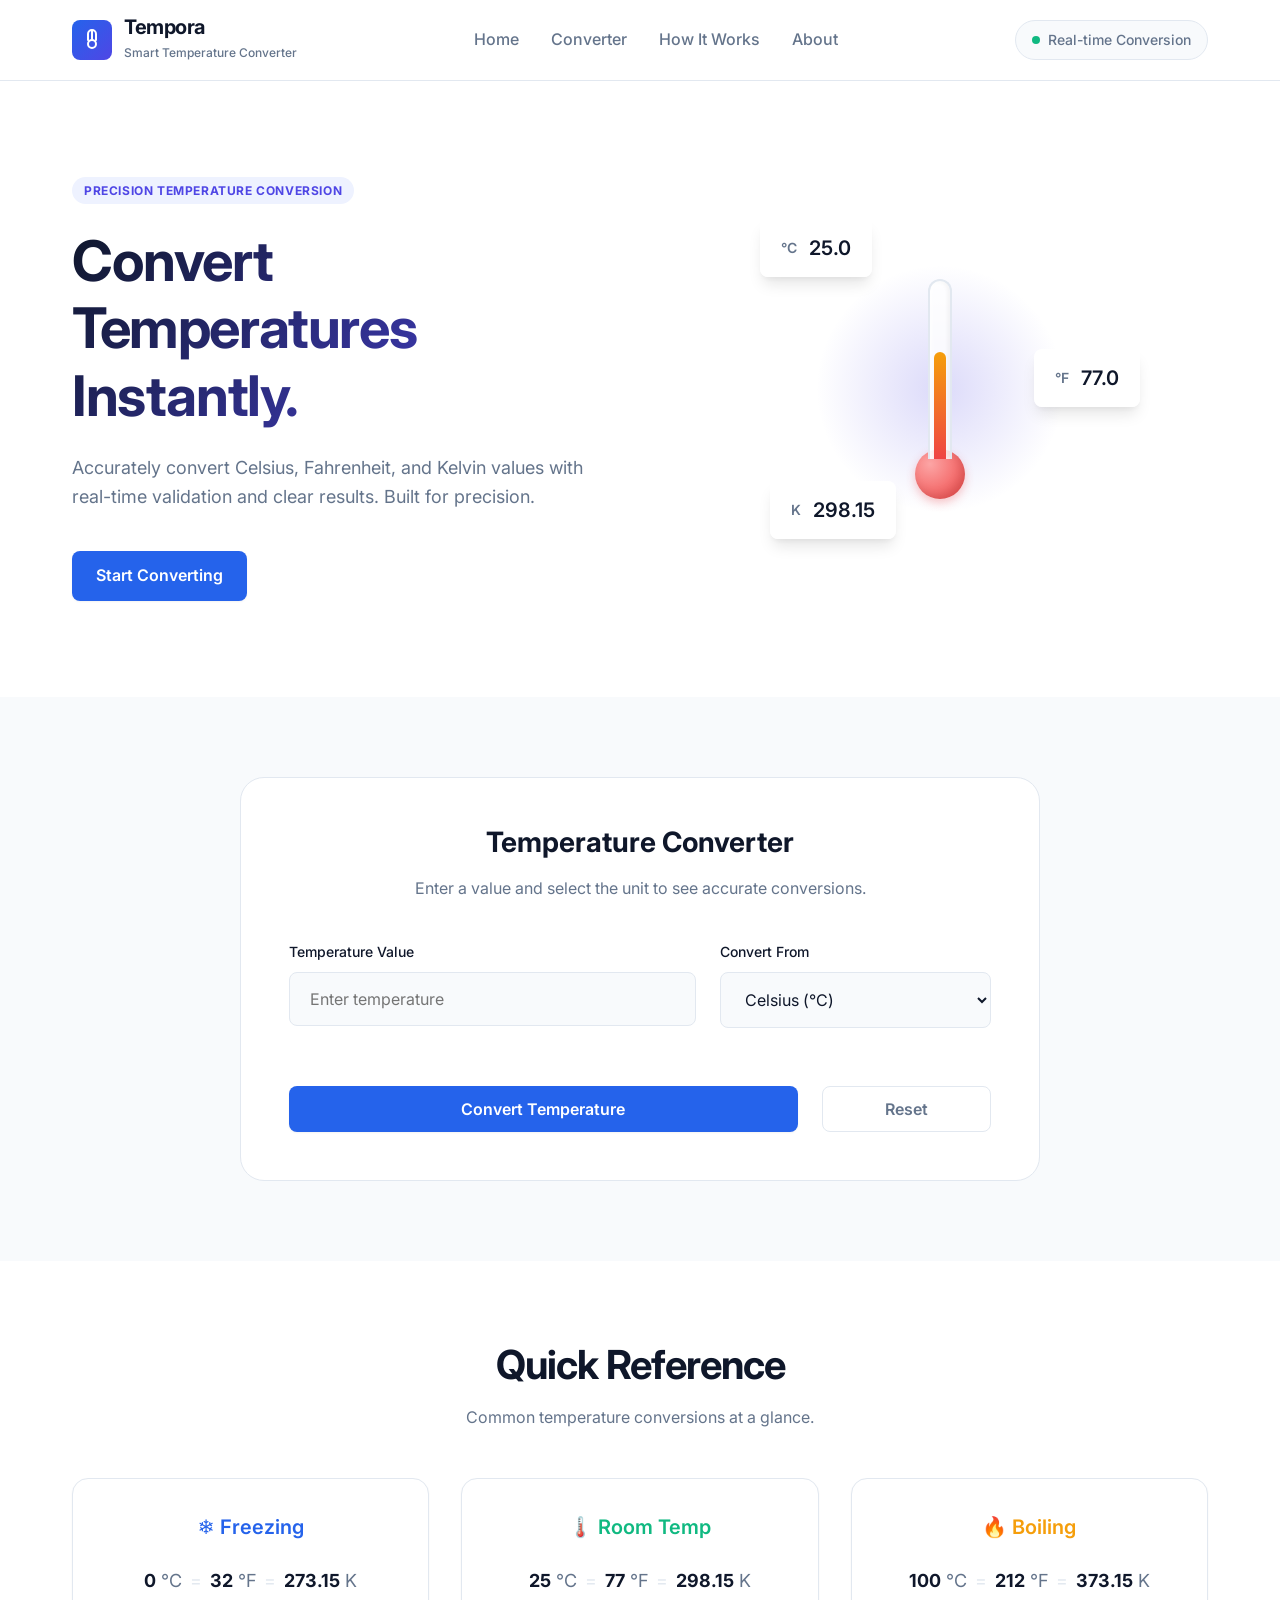
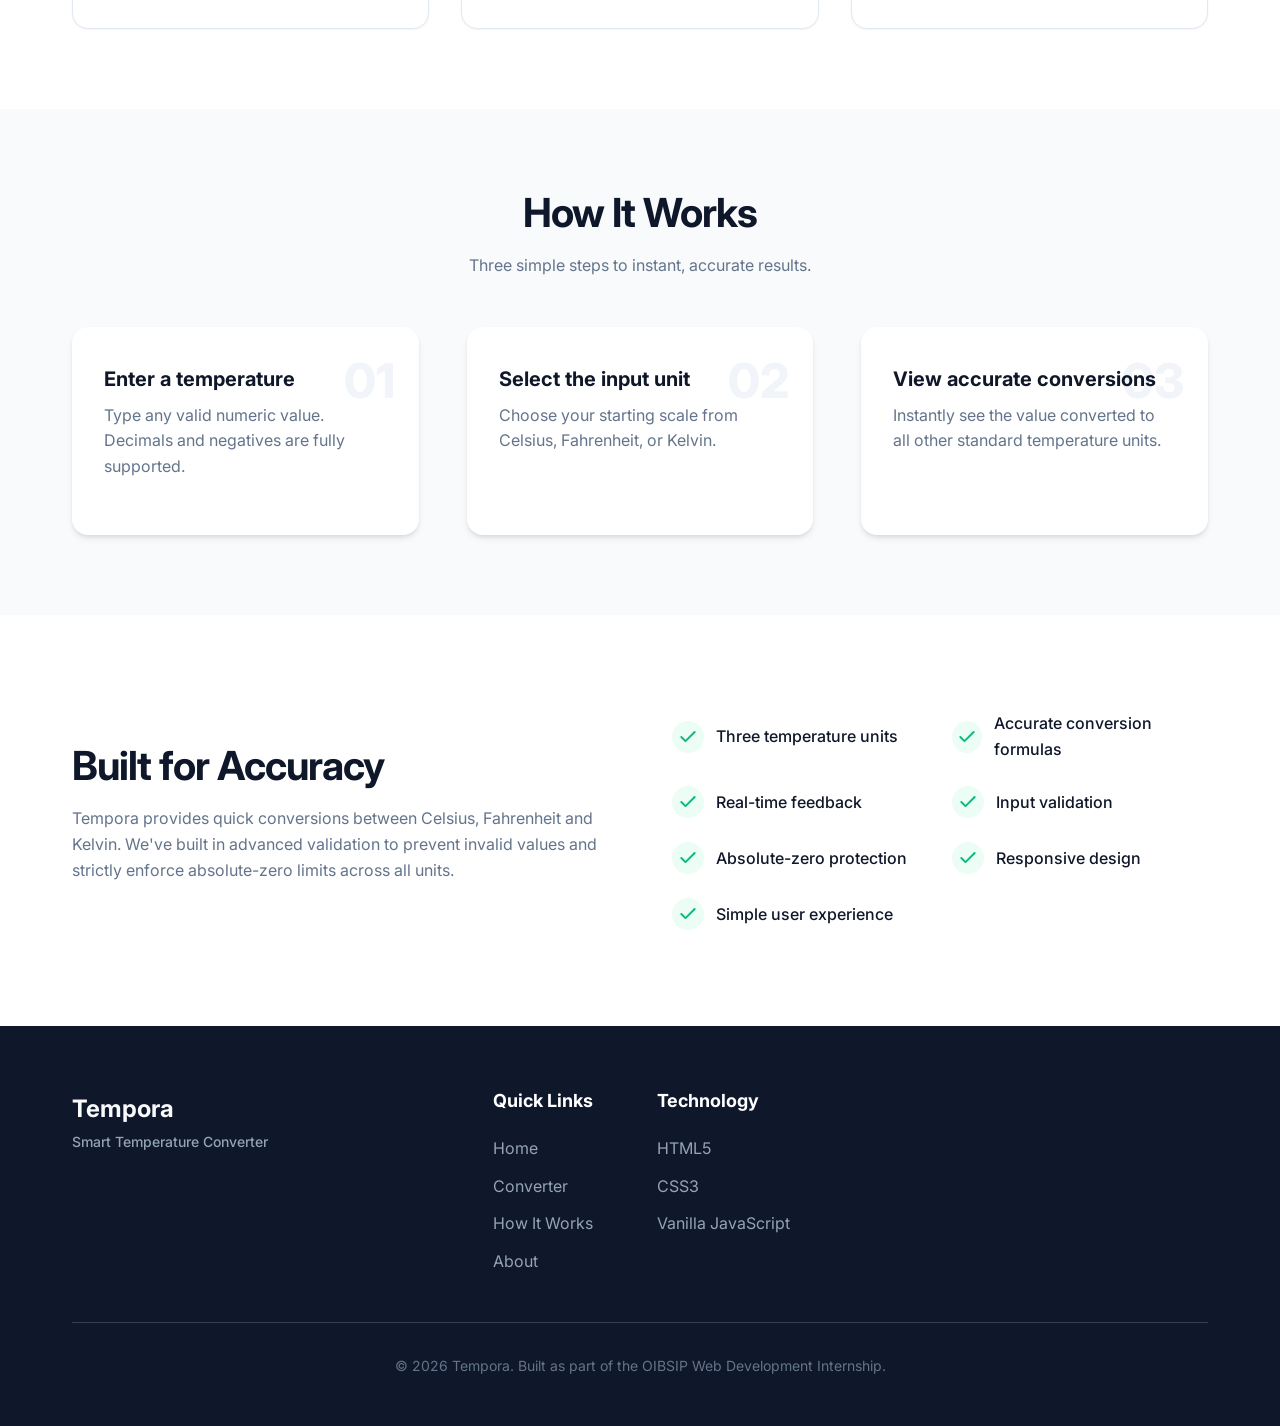
<file: WebDev-L1-TempCon/index.html>
<!DOCTYPE html>
<html lang="en">
<head>
    <meta charset="UTF-8">
    <meta name="viewport" content="width=device-width, initial-scale=1.0">
    <title>Temperature Converter Pro | Tempora</title>
    <link rel="preconnect" href="https://fonts.googleapis.com">
    <link rel="preconnect" href="https://fonts.gstatic.com" crossorigin>
    <link href="https://fonts.googleapis.com/css2?family=Inter:wght@300;400;500;600;700&display=swap" rel="stylesheet">
    <link rel="stylesheet" href="style.css">
</head>
<body>
    <header class="header">
        <div class="container header-content">
            <div class="brand">
                <span class="logo-icon">
                    <svg width="24" height="24" viewBox="0 0 24 24" fill="none" xmlns="http://www.w3.org/2000/svg">
                        <path d="M12 2v10m0 0a4 4 0 100 8 4 4 0 000-8zm0-10C9.79 2 8 3.79 8 6v6m4-10c2.21 0 4 1.79 4 4v6" stroke="currentColor" stroke-width="2" stroke-linecap="round" stroke-linejoin="round"/>
                    </svg>
                </span>
                <div class="brand-text">
                    <h1>Tempora</h1>
                    <span class="subtitle">Smart Temperature Converter</span>
                </div>
            </div>
            <nav class="nav">
                <ul class="nav-links">
                    <li><a href="#home">Home</a></li>
                    <li><a href="#converter-section">Converter</a></li>
                    <li><a href="#how-it-works">How It Works</a></li>
                    <li><a href="#about">About</a></li>
                </ul>
            </nav>
            <div class="status-indicator">
                <span class="dot"></span>
                <span>Real-time Conversion</span>
            </div>
        </div>
    </header>

    <main>
        <section id="home" class="hero">
            <div class="container hero-container">
                <div class="hero-text">
                    <span class="badge">PRECISION TEMPERATURE CONVERSION</span>
                    <h2>Convert Temperatures Instantly.</h2>
                    <p>Accurately convert Celsius, Fahrenheit, and Kelvin values with real-time validation and clear results. Built for precision.</p>
                    <a href="#converter-section" class="btn btn-primary">Start Converting</a>
                </div>
                <div class="hero-visual">
                    <div class="visual-wrapper">
                        <div class="glass-card visual-card-1">
                            <span class="unit-label">°C</span>
                            <span class="unit-val">25.0</span>
                        </div>
                        <div class="glass-card visual-card-2">
                            <span class="unit-label">°F</span>
                            <span class="unit-val">77.0</span>
                        </div>
                        <div class="glass-card visual-card-3">
                            <span class="unit-label">K</span>
                            <span class="unit-val">298.15</span>
                        </div>
                        <div class="thermometer-graphic">
                            <div class="glass-tube">
                                <div class="liquid"></div>
                            </div>
                            <div class="bulb"></div>
                        </div>
                        <div class="bg-glow"></div>
                    </div>
                </div>
            </div>
        </section>

        <section id="converter-section" class="converter-area bg-light">
            <div class="container">
                <div class="converter-card shadow-lg">
                    <div class="converter-header">
                        <h3>Temperature Converter</h3>
                        <p>Enter a value and select the unit to see accurate conversions.</p>
                    </div>

                    <form id="converter-form" class="converter-form" novalidate>
                        <div class="input-row">
                            <div class="input-group">
                                <label for="temp-input">Temperature Value</label>
                                <div class="input-wrapper">
                                    <input type="number" id="temp-input" placeholder="Enter temperature" step="any" required>
                                </div>
                                <span class="error-message" id="input-error"></span>
                            </div>
                            <div class="input-group">
                                <label for="unit-select">Convert From</label>
                                <div class="select-wrapper">
                                    <select id="unit-select">
                                        <option value="celsius">Celsius (°C)</option>
                                        <option value="fahrenheit">Fahrenheit (°F)</option>
                                        <option value="kelvin">Kelvin (K)</option>
                                    </select>
                                </div>
                            </div>
                        </div>

                        <div class="action-row">
                            <button type="submit" class="btn btn-primary w-full">Convert Temperature</button>
                            <button type="button" id="reset-btn" class="btn btn-ghost">Reset</button>
                        </div>
                    </form>

                    <div id="results-container" class="results-container hidden">
                        <!-- Results will be injected here via JS -->
                    </div>
                </div>
            </div>
        </section>

        <section id="quick-reference" class="quick-reference">
            <div class="container">
                <div class="section-header text-center">
                    <h2>Quick Reference</h2>
                    <p>Common temperature conversions at a glance.</p>
                </div>
                <div class="reference-grid">
                    <div class="ref-card">
                        <div class="ref-icon text-blue">❄️ Freezing</div>
                        <div class="ref-values">
                            <span><strong>0</strong> °C</span>
                            <span class="divider">=</span>
                            <span><strong>32</strong> °F</span>
                            <span class="divider">=</span>
                            <span><strong>273.15</strong> K</span>
                        </div>
                    </div>
                    <div class="ref-card">
                        <div class="ref-icon text-green">🌡️ Room Temp</div>
                        <div class="ref-values">
                            <span><strong>25</strong> °C</span>
                            <span class="divider">=</span>
                            <span><strong>77</strong> °F</span>
                            <span class="divider">=</span>
                            <span><strong>298.15</strong> K</span>
                        </div>
                    </div>
                    <div class="ref-card">
                        <div class="ref-icon text-orange">🔥 Boiling</div>
                        <div class="ref-values">
                            <span><strong>100</strong> °C</span>
                            <span class="divider">=</span>
                            <span><strong>212</strong> °F</span>
                            <span class="divider">=</span>
                            <span><strong>373.15</strong> K</span>
                        </div>
                    </div>
                </div>
            </div>
        </section>

        <section id="how-it-works" class="how-it-works bg-light">
            <div class="container">
                <div class="section-header text-center">
                    <h2>How It Works</h2>
                    <p>Three simple steps to instant, accurate results.</p>
                </div>
                <div class="steps-grid">
                    <div class="step-card">
                        <div class="step-num">01</div>
                        <h4>Enter a temperature</h4>
                        <p>Type any valid numeric value. Decimals and negatives are fully supported.</p>
                    </div>
                    <div class="step-card">
                        <div class="step-num">02</div>
                        <h4>Select the input unit</h4>
                        <p>Choose your starting scale from Celsius, Fahrenheit, or Kelvin.</p>
                    </div>
                    <div class="step-card">
                        <div class="step-num">03</div>
                        <h4>View accurate conversions</h4>
                        <p>Instantly see the value converted to all other standard temperature units.</p>
                    </div>
                </div>
            </div>
        </section>

        <section id="about" class="features-section">
            <div class="container">
                <div class="features-flex">
                    <div class="features-text">
                        <h2>Built for Accuracy</h2>
                        <p>Tempora provides quick conversions between Celsius, Fahrenheit and Kelvin. We've built in advanced validation to prevent invalid values and strictly enforce absolute-zero limits across all units.</p>
                    </div>
                    <div class="features-list-grid">
                        <div class="feat-item">
                            <span class="check-icon">
                                <svg width="20" height="20" viewBox="0 0 20 20" fill="none"><path d="M16.6666 5L7.49992 14.1667L3.33325 10" stroke="currentColor" stroke-width="2" stroke-linecap="round" stroke-linejoin="round"/></svg>
                            </span>
                            <span>Three temperature units</span>
                        </div>
                        <div class="feat-item">
                            <span class="check-icon">
                                <svg width="20" height="20" viewBox="0 0 20 20" fill="none"><path d="M16.6666 5L7.49992 14.1667L3.33325 10" stroke="currentColor" stroke-width="2" stroke-linecap="round" stroke-linejoin="round"/></svg>
                            </span>
                            <span>Accurate conversion formulas</span>
                        </div>
                        <div class="feat-item">
                            <span class="check-icon">
                                <svg width="20" height="20" viewBox="0 0 20 20" fill="none"><path d="M16.6666 5L7.49992 14.1667L3.33325 10" stroke="currentColor" stroke-width="2" stroke-linecap="round" stroke-linejoin="round"/></svg>
                            </span>
                            <span>Real-time feedback</span>
                        </div>
                        <div class="feat-item">
                            <span class="check-icon">
                                <svg width="20" height="20" viewBox="0 0 20 20" fill="none"><path d="M16.6666 5L7.49992 14.1667L3.33325 10" stroke="currentColor" stroke-width="2" stroke-linecap="round" stroke-linejoin="round"/></svg>
                            </span>
                            <span>Input validation</span>
                        </div>
                        <div class="feat-item">
                            <span class="check-icon">
                                <svg width="20" height="20" viewBox="0 0 20 20" fill="none"><path d="M16.6666 5L7.49992 14.1667L3.33325 10" stroke="currentColor" stroke-width="2" stroke-linecap="round" stroke-linejoin="round"/></svg>
                            </span>
                            <span>Absolute-zero protection</span>
                        </div>
                        <div class="feat-item">
                            <span class="check-icon">
                                <svg width="20" height="20" viewBox="0 0 20 20" fill="none"><path d="M16.6666 5L7.49992 14.1667L3.33325 10" stroke="currentColor" stroke-width="2" stroke-linecap="round" stroke-linejoin="round"/></svg>
                            </span>
                            <span>Responsive design</span>
                        </div>
                        <div class="feat-item">
                            <span class="check-icon">
                                <svg width="20" height="20" viewBox="0 0 20 20" fill="none"><path d="M16.6666 5L7.49992 14.1667L3.33325 10" stroke="currentColor" stroke-width="2" stroke-linecap="round" stroke-linejoin="round"/></svg>
                            </span>
                            <span>Simple user experience</span>
                        </div>
                    </div>
                </div>
            </div>
        </section>
    </main>

    <footer class="footer">
        <div class="container">
            <div class="footer-top">
                <div class="footer-brand">
                    <div class="brand-text">
                        <span class="footer-logo">Tempora</span>
                        <span class="subtitle">Smart Temperature Converter</span>
                    </div>
                </div>
                <div class="footer-links">
                    <div class="link-col">
                        <h5>Quick Links</h5>
                        <ul>
                            <li><a href="#home">Home</a></li>
                            <li><a href="#converter-section">Converter</a></li>
                            <li><a href="#how-it-works">How It Works</a></li>
                            <li><a href="#about">About</a></li>
                        </ul>
                    </div>
                    <div class="link-col">
                        <h5>Technology</h5>
                        <ul>
                            <li>HTML5</li>
                            <li>CSS3</li>
                            <li>Vanilla JavaScript</li>
                        </ul>
                    </div>
                </div>
            </div>
            <div class="footer-bottom">
                <p>&copy; 2026 Tempora. Built as part of the OIBSIP Web Development Internship.</p>
            </div>
        </div>
    </footer>

    <script src="script.js"></script>
</body>
</html>
</file>
<file: WebDev-L1-LandingPage/style.css>
/* ==========================================================================
   Base Styles & Variables
   ========================================================================== */
:root {
    /* Color Palette */
    --clr-primary: #0F172A;       /* Dark slate / Navy */
    --clr-primary-light: #1E293B; /* Lighter slate */
    --clr-accent: #2563EB;        /* Electric blue */
    --clr-accent-hover: #1D4ED8;
    --clr-accent-violet: #4F46E5; /* Violet */
    --clr-bg: #FFFFFF;
    --clr-bg-alt: #F8FAFC;        /* Off-white */
    --clr-text-main: #334155;
    --clr-text-muted: #64748B;
    --clr-text-light: #F8FAFC;
    --clr-border: #E2E8F0;
    
    /* Typography */
    --font-main: 'Inter', system-ui, -apple-system, sans-serif;
    
    /* Spacing & Layout */
    --section-padding: 5rem 0;
    --container-width: 1200px;
    
    /* Utilities */
    --radius-sm: 8px;
    --radius-md: 12px;
    --radius-lg: 20px;
    --shadow-sm: 0 1px 3px rgba(15, 23, 42, 0.1);
    --shadow-md: 0 4px 6px -1px rgba(15, 23, 42, 0.1), 0 2px 4px -1px rgba(15, 23, 42, 0.06);
    --shadow-lg: 0 10px 15px -3px rgba(15, 23, 42, 0.1), 0 4px 6px -2px rgba(15, 23, 42, 0.05);
    --transition: all 0.3s ease;
}

* {
    margin: 0;
    padding: 0;
    box-sizing: border-box;
}

html {
    scroll-behavior: smooth;
}

body {
    font-family: var(--font-main);
    color: var(--clr-text-main);
    background-color: var(--clr-bg);
    line-height: 1.6;
    overflow-x: hidden;
}

/* ==========================================================================
   Typography
   ========================================================================== */
h1, h2, h3, h4, h5, h6 {
    color: var(--clr-primary);
    font-weight: 700;
    line-height: 1.2;
    margin-bottom: 1rem;
}

h1 { font-size: clamp(2.5rem, 5vw, 4rem); letter-spacing: -0.02em; }
h2 { font-size: clamp(2rem, 4vw, 2.5rem); letter-spacing: -0.01em; }
h3 { font-size: 1.5rem; }
h4 { font-size: 1.25rem; }

p {
    margin-bottom: 1rem;
    color: var(--clr-text-muted);
}

a {
    text-decoration: none;
    color: var(--clr-accent);
    transition: var(--transition);
}

/* ==========================================================================
   Layout & Utilities
   ========================================================================== */
.container {
    width: 100%;
    max-width: var(--container-width);
    margin: 0 auto;
    padding: 0 1.5rem;
}

.section-padding { padding: var(--section-padding); }
.bg-alt { background-color: var(--clr-bg-alt); }
.bg-dark { background-color: var(--clr-primary); }
.text-light { color: var(--clr-text-light); }
.text-light h2, .text-light p { color: var(--clr-text-light); }

.text-center { text-align: center; }
.max-w-800 { max-width: 800px; margin: 0 auto; }
.mt-2 { margin-top: 1rem; }
.mt-4 { margin-top: 2rem; }

.section-header {
    margin-bottom: 3rem;
}
.section-header p {
    font-size: 1.125rem;
    max-width: 600px;
    margin: 0 auto;
}

.text-gradient {
    background: linear-gradient(135deg, var(--clr-accent), var(--clr-accent-violet));
    -webkit-background-clip: text;
    -webkit-text-fill-color: transparent;
    background-clip: text;
}

.bg-gradient {
    background: linear-gradient(135deg, var(--clr-primary), var(--clr-accent-violet));
}

/* ==========================================================================
   Buttons
   ========================================================================== */
.btn {
    display: inline-block;
    padding: 0.875rem 1.75rem;
    border-radius: var(--radius-sm);
    font-weight: 600;
    text-align: center;
    cursor: pointer;
    border: none;
    font-size: 1rem;
}

.btn-primary {
    background-color: var(--clr-accent);
    color: white;
    box-shadow: 0 4px 14px 0 rgba(37, 99, 235, 0.39);
}
.btn-primary:hover {
    background-color: var(--clr-accent-hover);
    transform: translateY(-2px);
    color: white;
}

.btn-secondary {
    background-color: transparent;
    color: var(--clr-primary);
    border: 2px solid var(--clr-border);
}
.btn-secondary:hover {
    border-color: var(--clr-primary);
    color: var(--clr-primary);
}

.btn-light {
    background-color: white;
    color: var(--clr-primary);
}
.btn-light:hover {
    background-color: var(--clr-bg-alt);
    transform: translateY(-2px);
}

/* ==========================================================================
   Navigation (Sticky)
   ========================================================================== */
.navbar {
    position: sticky;
    top: 0;
    left: 0;
    width: 100%;
    background-color: rgba(255, 255, 255, 0.95);
    backdrop-filter: blur(10px);
    -webkit-backdrop-filter: blur(10px);
    z-index: 1000;
    border-bottom: 1px solid var(--clr-border);
    box-shadow: var(--shadow-sm);
    padding: 1rem 0;
}

.nav-container {
    display: flex;
    justify-content: space-between;
    align-items: center;
}

.logo {
    font-size: 1.5rem;
    font-weight: 800;
    color: var(--clr-primary);
    display: flex;
    align-items: center;
    gap: 0.25rem;
}
.logo span {
    color: var(--clr-accent);
}

.nav-links {
    display: flex;
    list-style: none;
    gap: 2rem;
}

.nav-links a {
    color: var(--clr-text-main);
    font-weight: 500;
    font-size: 0.95rem;
}

.nav-links a:hover {
    color: var(--clr-accent);
}

/* Mobile Nav Toggle */
.menu-toggle {
    display: none;
}
.hamburger {
    display: none;
    flex-direction: column;
    justify-content: space-between;
    width: 30px;
    height: 21px;
    cursor: pointer;
    z-index: 1001;
}
.hamburger span {
    display: block;
    height: 3px;
    width: 100%;
    background-color: var(--clr-primary);
    border-radius: 3px;
    transition: var(--transition);
}

.mobile-nav {
    display: none;
    position: absolute;
    top: 100%;
    left: 0;
    width: 100%;
    background-color: white;
    padding: 1.5rem;
    box-shadow: var(--shadow-md);
    border-top: 1px solid var(--clr-border);
}

.mobile-nav-links {
    list-style: none;
    display: flex;
    flex-direction: column;
    gap: 1.5rem;
}

.mobile-nav-links a {
    color: var(--clr-text-main);
    font-weight: 600;
    font-size: 1.125rem;
    display: block;
}

/* Menu Toggle Logic */
.menu-toggle:checked ~ .mobile-nav {
    display: block;
}
.menu-toggle:checked ~ .hamburger span:nth-child(1) {
    transform: translateY(9px) rotate(45deg);
}
.menu-toggle:checked ~ .hamburger span:nth-child(2) {
    opacity: 0;
}
.menu-toggle:checked ~ .hamburger span:nth-child(3) {
    transform: translateY(-9px) rotate(-45deg);
}

/* ==========================================================================
   Hero Section
   ========================================================================== */
.hero {
    padding: 6rem 0;
    overflow: hidden;
    position: relative;
    background-color: var(--clr-bg-alt);
}

.hero-container {
    display: grid;
    grid-template-columns: 1fr 1fr;
    gap: 4rem;
    align-items: center;
}

.badge {
    display: inline-block;
    padding: 0.5rem 1rem;
    background-color: rgba(37, 99, 235, 0.1);
    color: var(--clr-accent);
    font-size: 0.75rem;
    font-weight: 700;
    letter-spacing: 0.05em;
    border-radius: 100px;
    margin-bottom: 1.5rem;
}

.hero-content p {
    font-size: 1.25rem;
    margin-bottom: 2.5rem;
    max-width: 90%;
}

.hero-buttons {
    display: flex;
    gap: 1rem;
}

/* Hero Visuals (CSS Art) */
.hero-visual {
    position: relative;
    height: 500px;
    display: flex;
    justify-content: center;
    align-items: center;
}

.abstract-shape {
    position: absolute;
    border-radius: var(--radius-lg);
}

.shape-1 {
    width: 300px;
    height: 300px;
    background: linear-gradient(135deg, var(--clr-accent), var(--clr-accent-violet));
    opacity: 0.1;
    border-radius: 50%;
    top: 10%;
    right: 10%;
    filter: blur(40px);
}

.shape-2 {
    width: 200px;
    height: 200px;
    background: linear-gradient(135deg, #38BDF8, var(--clr-accent));
    opacity: 0.15;
    border-radius: 50%;
    bottom: 10%;
    left: 10%;
    filter: blur(30px);
}

/* Hero Dashboard */
.hero-dashboard {
    position: relative;
    width: 100%;
    max-width: 500px;
    height: 400px;
    z-index: 2;
    display: flex;
    justify-content: center;
    align-items: center;
}

.dash-main {
    width: 100%;
    max-width: 420px;
    background: rgba(255, 255, 255, 0.95);
    backdrop-filter: blur(12px);
    -webkit-backdrop-filter: blur(12px);
    border: 1px solid rgba(255, 255, 255, 1);
    border-radius: var(--radius-lg);
    box-shadow: 0 20px 40px rgba(15, 23, 42, 0.08);
    overflow: hidden;
    position: relative;
    z-index: 2;
}

.dash-header {
    display: flex;
    align-items: center;
    padding: 1rem 1.5rem;
    border-bottom: 1px solid var(--clr-border);
    background: rgba(248, 250, 252, 0.5);
    justify-content: space-between;
}

.dash-dots {
    display: flex;
    gap: 6px;
}

.dash-dots span {
    width: 10px;
    height: 10px;
    border-radius: 50%;
    background: #E2E8F0;
}
.dash-dots span:nth-child(1) { background: #EF4444; }
.dash-dots span:nth-child(2) { background: #F59E0B; }
.dash-dots span:nth-child(3) { background: #10B981; }

.dash-tabs {
    display: flex;
    gap: 1rem;
}

.dash-tab {
    font-size: 0.75rem;
    font-weight: 600;
    color: var(--clr-text-muted);
}
.dash-tab.active {
    color: var(--clr-accent);
}

.dash-body {
    padding: 1.5rem;
    display: flex;
    flex-direction: column;
    gap: 1.5rem;
}

.dash-chart-container {
    background: var(--clr-bg-alt);
    border-radius: var(--radius-md);
    padding: 1.25rem;
    border: 1px solid var(--clr-border);
}

.dash-chart-header {
    display: flex;
    justify-content: space-between;
    align-items: center;
    margin-bottom: 1rem;
}

.dash-title {
    font-size: 0.875rem;
    font-weight: 600;
    color: var(--clr-primary);
}

.dash-badge {
    background: rgba(16, 185, 129, 0.1);
    color: #10B981;
    font-size: 0.7rem;
    font-weight: 700;
    padding: 0.25rem 0.5rem;
    border-radius: 100px;
}

.dash-chart {
    width: 100%;
    height: 80px;
}
.chart-line {
    width: 100%;
    height: 100%;
    overflow: visible;
}

.dash-stats {
    display: flex;
    gap: 1rem;
}

.dash-stat-box {
    flex: 1;
    background: white;
    border-radius: var(--radius-md);
    padding: 1rem;
    border: 1px solid var(--clr-border);
    display: flex;
    align-items: center;
    gap: 0.75rem;
    box-shadow: var(--shadow-sm);
}

.stat-icon {
    width: 36px;
    height: 36px;
    border-radius: 10px;
    display: flex;
    align-items: center;
    justify-content: center;
    flex-shrink: 0;
}
.icon-users {
    background: rgba(79, 70, 229, 0.1);
}
.icon-users::after {
    content: '';
    width: 16px;
    height: 16px;
    background: var(--clr-accent-violet);
    border-radius: 50%;
    box-shadow: -8px 0 0 -2px var(--clr-accent-violet), 8px 0 0 -2px var(--clr-accent-violet);
}

.icon-sales {
    background: rgba(37, 99, 235, 0.1);
}
.icon-sales::after {
    content: '$';
    font-weight: 700;
    color: var(--clr-accent);
    font-size: 1.1rem;
}

.stat-info {
    display: flex;
    flex-direction: column;
}

.stat-value {
    font-weight: 700;
    color: var(--clr-primary);
    font-size: 1.125rem;
    line-height: 1.2;
}

.stat-label {
    font-size: 0.75rem;
    color: var(--clr-text-muted);
}

/* Floating Elements */
.dash-float {
    position: absolute;
    background: white;
    border-radius: var(--radius-md);
    padding: 0.875rem 1rem;
    box-shadow: 0 15px 30px rgba(15, 23, 42, 0.1);
    border: 1px solid rgba(255, 255, 255, 0.8);
    display: flex;
    align-items: center;
    gap: 0.75rem;
    z-index: 3;
    animation: float 6s ease-in-out infinite;
}

.float-1 {
    top: 5%;
    right: -10%;
    animation-delay: 0s;
}

.float-2 {
    bottom: -5%;
    left: -15%;
    animation-delay: 3s;
}

@keyframes float {
    0% { transform: translateY(0px); }
    50% { transform: translateY(-10px); }
    100% { transform: translateY(0px); }
}

.float-icon {
    width: 32px;
    height: 32px;
    background: #10B981;
    color: white;
    border-radius: 50%;
    display: flex;
    align-items: center;
    justify-content: center;
    font-weight: bold;
    font-size: 0.875rem;
}

.float-text {
    display: flex;
    flex-direction: column;
}
.float-title {
    font-size: 0.875rem;
    font-weight: 700;
    color: var(--clr-primary);
    line-height: 1.2;
}
.float-sub {
    font-size: 0.7rem;
    color: var(--clr-text-muted);
}

.float-ring {
    width: 36px;
    height: 36px;
    border-radius: 50%;
    background: conic-gradient(var(--clr-accent) 0% 78%, #E2E8F0 78% 100%);
    display: flex;
    align-items: center;
    justify-content: center;
}
.ring-circle {
    width: 28px;
    height: 28px;
    background: white;
    border-radius: 50%;
    display: flex;
    align-items: center;
    justify-content: center;
    font-size: 0.65rem;
    font-weight: 700;
    color: var(--clr-primary);
}

/* ==========================================================================
   Trust / Stats Strip
   ========================================================================== */
.trust-stats {
    background-color: var(--clr-primary);
    color: white;
    padding: 3rem 0;
}

.stats-container {
    display: grid;
    grid-template-columns: repeat(4, 1fr);
    gap: 2rem;
    text-align: center;
}

.stat-item h3 {
    color: white;
    font-size: 2.5rem;
    margin-bottom: 0.25rem;
}

.stat-item p {
    color: var(--clr-text-muted);
    font-size: 1rem;
    font-weight: 500;
    margin: 0;
}

/* ==========================================================================
   Solutions Section
   ========================================================================== */
.cards-grid {
    display: grid;
    grid-template-columns: repeat(auto-fit, minmax(250px, 1fr));
    gap: 2rem;
}

.service-card {
    background-color: white;
    padding: 2.5rem 2rem;
    border-radius: var(--radius-md);
    box-shadow: var(--shadow-sm);
    border: 1px solid var(--clr-border);
    transition: var(--transition);
}

.service-card:hover {
    transform: translateY(-5px);
    box-shadow: var(--shadow-lg);
    border-color: rgba(37, 99, 235, 0.2);
}

.card-icon {
    width: 48px;
    height: 48px;
    border-radius: 12px;
    margin-bottom: 1.5rem;
    background-color: rgba(37, 99, 235, 0.1);
    position: relative;
    display: flex;
    align-items: center;
    justify-content: center;
}

.card-icon::after {
    content: '';
    width: 24px;
    height: 24px;
    background-color: var(--clr-accent);
    mask-size: contain;
    -webkit-mask-size: contain;
    mask-repeat: no-repeat;
    -webkit-mask-repeat: no-repeat;
    mask-position: center;
    -webkit-mask-position: center;
}

/* Fallback icons using CSS shapes for simplicity and robust rendering without external SVGs */
.icon-web::after {
    background-color: var(--clr-accent);
    clip-path: polygon(10% 20%, 90% 20%, 90% 80%, 10% 80%);
}
.icon-design::after {
    background-color: var(--clr-accent-violet);
    border-radius: 50%;
    clip-path: polygon(50% 0%, 100% 50%, 50% 100%, 0% 50%);
}
.icon-cloud::after {
    background-color: #06B6D4;
    border-radius: 50%;
    box-shadow: 10px 0 0 0 #06B6D4, -10px 0 0 0 #06B6D4;
}
.icon-strategy::after {
    background-color: #F59E0B;
    clip-path: polygon(20% 100%, 40% 60%, 60% 80%, 100% 20%, 80% 0%, 0% 80%);
}

.service-card h3 {
    font-size: 1.25rem;
    margin-bottom: 0.75rem;
}

/* ==========================================================================
   Why Choose Us
   ========================================================================== */
.split-layout {
    display: grid;
    grid-template-columns: 1fr 1fr;
    gap: 4rem;
    align-items: center;
}

.subtitle {
    font-size: 1.125rem;
    color: var(--clr-text-main);
    font-weight: 500;
    margin-bottom: 2.5rem;
}

.advantages-list {
    list-style: none;
    display: flex;
    flex-direction: column;
    gap: 1.5rem;
}

.advantages-list li {
    display: flex;
    gap: 1rem;
    align-items: flex-start;
}

.advantage-icon {
    width: 24px;
    height: 24px;
    background-color: rgba(79, 70, 229, 0.1);
    color: var(--clr-accent-violet);
    border-radius: 50%;
    display: flex;
    align-items: center;
    justify-content: center;
    font-size: 0.75rem;
    font-weight: bold;
    flex-shrink: 0;
    margin-top: 0.25rem;
}

.advantage-text h4 {
    margin-bottom: 0.25rem;
    font-size: 1.125rem;
}

.advantage-text p {
    font-size: 0.95rem;
    margin: 0;
}

/* Custom CSS Visual for Split Layout (Premium Dashboard) */
.premium-dash {
    position: relative;
    height: 100%;
    min-height: 450px;
    display: flex;
    align-items: center;
    justify-content: center;
}

.premium-glow {
    position: absolute;
    border-radius: 50%;
    filter: blur(50px);
    z-index: 1;
}
.glow-1 {
    width: 250px;
    height: 250px;
    background: rgba(37, 99, 235, 0.15);
    top: -10%;
    left: -10%;
}
.glow-2 {
    width: 200px;
    height: 200px;
    background: rgba(139, 92, 246, 0.15);
    bottom: -10%;
    right: -10%;
}

.premium-dashboard {
    width: 95%;
    max-width: 500px;
    background: white;
    border-radius: var(--radius-lg);
    box-shadow: 0 25px 50px rgba(15, 23, 42, 0.1);
    border: 1px solid var(--clr-border);
    overflow: hidden;
    z-index: 2;
    display: flex;
    flex-direction: column;
}

.premium-dash-header {
    display: flex;
    justify-content: space-between;
    align-items: center;
    padding: 1rem 1.5rem;
    border-bottom: 1px solid var(--clr-border);
    background: #F8FAFC;
}

.pd-logo {
    display: flex;
    align-items: center;
    gap: 0.5rem;
}
.pd-logo-icon {
    width: 16px;
    height: 16px;
    background: linear-gradient(135deg, var(--clr-accent), var(--clr-accent-violet));
    border-radius: 4px;
}
.pd-logo-text {
    font-weight: 700;
    font-size: 0.875rem;
    color: var(--clr-primary);
}

.pd-nav {
    display: flex;
    gap: 0.75rem;
}
.pd-nav-item {
    width: 24px;
    height: 6px;
    background: #E2E8F0;
    border-radius: 4px;
}
.pd-nav-item.active {
    background: var(--clr-accent);
}

.premium-dash-body {
    padding: 1.5rem;
    display: flex;
    flex-direction: column;
    gap: 1.5rem;
}

.pd-metrics {
    display: grid;
    grid-template-columns: repeat(3, 1fr);
    gap: 1rem;
}
.pd-metric-card {
    background: var(--clr-bg-alt);
    border: 1px solid var(--clr-border);
    border-radius: var(--radius-md);
    padding: 1rem;
    display: flex;
    flex-direction: column;
    gap: 0.25rem;
    position: relative;
}
.pd-metric-title {
    font-size: 0.7rem;
    color: var(--clr-text-muted);
    font-weight: 600;
    text-transform: uppercase;
    letter-spacing: 0.05em;
}
.pd-metric-value {
    font-size: 1.125rem;
    font-weight: 700;
    color: var(--clr-primary);
}
.pd-metric-indicator {
    position: absolute;
    top: 1rem;
    right: 1rem;
    width: 16px;
    height: 16px;
}
.pd-metric-indicator.positive { color: #10B981; }
.pd-metric-indicator.neutral { color: #64748B; }
.pd-metric-indicator svg { width: 100%; height: 100%; }

.pd-chart-area {
    border: 1px solid var(--clr-border);
    border-radius: var(--radius-md);
    background: white;
    padding: 1rem;
}

.pd-chart-header {
    display: flex;
    justify-content: space-between;
    align-items: center;
    margin-bottom: 1rem;
}
.pd-chart-title {
    font-weight: 600;
    font-size: 0.875rem;
    color: var(--clr-primary);
}
.pd-chart-filters {
    display: flex;
    gap: 0.5rem;
    background: var(--clr-bg-alt);
    padding: 0.25rem;
    border-radius: 100px;
}
.pd-filter {
    font-size: 0.65rem;
    font-weight: 600;
    padding: 0.25rem 0.5rem;
    border-radius: 100px;
    color: var(--clr-text-muted);
    cursor: pointer;
}
.pd-filter.active {
    background: white;
    color: var(--clr-primary);
    box-shadow: var(--shadow-sm);
}

.pd-chart {
    position: relative;
    height: 120px;
    width: 100%;
}
.pd-grid-lines {
    position: absolute;
    inset: 0;
    display: flex;
    flex-direction: column;
    justify-content: space-between;
}
.pd-grid-lines span {
    width: 100%;
    height: 1px;
    background: #F1F5F9;
}
.pd-area-chart {
    position: relative;
    width: 100%;
    height: 100%;
    z-index: 1;
    overflow: visible;
}

/* Floating Widget */
.premium-float-widget {
    position: absolute;
    bottom: 5%;
    right: -5%;
    background: white;
    border-radius: var(--radius-md);
    padding: 1rem;
    box-shadow: 0 15px 30px rgba(15, 23, 42, 0.1);
    border: 1px solid var(--clr-border);
    display: flex;
    align-items: center;
    gap: 1rem;
    z-index: 3;
    animation: float 5s ease-in-out infinite reverse;
}

.pf-progress-ring {
    width: 44px;
    height: 44px;
    border-radius: 50%;
    background: conic-gradient(var(--clr-accent) 0% 85%, #E2E8F0 85% 100%);
    display: flex;
    align-items: center;
    justify-content: center;
}
.pf-progress-ring span {
    width: 36px;
    height: 36px;
    background: white;
    border-radius: 50%;
    display: flex;
    align-items: center;
    justify-content: center;
    font-size: 0.75rem;
    font-weight: 700;
    color: var(--clr-primary);
}

.pf-details {
    display: flex;
    flex-direction: column;
}
.pf-title {
    font-size: 0.875rem;
    font-weight: 700;
    color: var(--clr-primary);
}
.pf-status {
    font-size: 0.75rem;
    color: var(--clr-text-muted);
    display: flex;
    align-items: center;
    gap: 0.35rem;
}
.pf-dot {
    width: 6px;
    height: 6px;
    border-radius: 50%;
    background: #10B981;
}

/* Responsive adjustments */
@media (max-width: 768px) {
    .pd-metrics {
        grid-template-columns: 1fr;
    }
    .premium-float-widget {
        right: 5%;
        bottom: -5%;
    }
}

/* ==========================================================================
   About Section
   ========================================================================== */
.about-text p {
    font-size: 1.125rem;
    margin-bottom: 1.5rem;
}

/* ==========================================================================
   Work Process Section
   ========================================================================== */
.process-grid {
    display: grid;
    grid-template-columns: repeat(4, 1fr);
    gap: 2rem;
}

.process-step {
    text-align: center;
    position: relative;
}

/* Connecting line */
.process-step:not(:last-child)::after {
    content: '';
    position: absolute;
    top: 30px;
    right: -50%;
    width: 100%;
    height: 2px;
    background: dashed 2px var(--clr-border);
    z-index: 1;
}

.step-number {
    width: 60px;
    height: 60px;
    background-color: white;
    color: var(--clr-accent);
    border-radius: 50%;
    display: flex;
    align-items: center;
    justify-content: center;
    font-size: 1.25rem;
    font-weight: 700;
    margin: 0 auto 1.5rem;
    box-shadow: var(--shadow-md);
    position: relative;
    z-index: 2;
    border: 2px solid var(--clr-bg-alt);
}

/* ==========================================================================
   Testimonials
   ========================================================================== */
.testimonials-grid {
    display: grid;
    grid-template-columns: repeat(auto-fit, minmax(300px, 1fr));
    gap: 2rem;
}

.testimonial-card {
    background-color: white;
    padding: 2rem;
    border-radius: var(--radius-md);
    box-shadow: var(--shadow-sm);
    border: 1px solid var(--clr-border);
}

.stars {
    color: #F59E0B;
    font-size: 1.25rem;
    margin-bottom: 1rem;
    letter-spacing: 2px;
}

.quote {
    font-size: 1.05rem;
    color: var(--clr-text-main);
    font-style: italic;
    margin-bottom: 2rem;
}

.client-info {
    display: flex;
    align-items: center;
    gap: 1rem;
}

.avatar {
    width: 48px;
    height: 48px;
    border-radius: 50%;
    display: flex;
    align-items: center;
    justify-content: center;
    color: white;
    font-weight: 600;
    font-size: 1.125rem;
}

.avatar-1 { background-color: #3B82F6; }
.avatar-2 { background-color: #10B981; }
.avatar-3 { background-color: #8B5CF6; }

.client-details h4 {
    margin: 0;
    font-size: 1rem;
}

.client-details span {
    font-size: 0.875rem;
    color: var(--clr-text-muted);
}

/* ==========================================================================
   Footer
   ========================================================================== */
.footer {
    background-color: var(--clr-primary);
    color: var(--clr-text-muted);
    padding: 4rem 0 2rem;
}

.footer-grid {
    display: grid;
    grid-template-columns: 2fr 1fr 1fr 1fr;
    gap: 3rem;
    margin-bottom: 3rem;
}

.footer-brand .logo {
    margin-bottom: 1rem;
}

.footer h4 {
    color: white;
    margin-bottom: 1.5rem;
}

.footer ul {
    list-style: none;
}

.footer ul li {
    margin-bottom: 0.75rem;
}

.footer ul a {
    color: var(--clr-text-muted);
}

.footer ul a:hover {
    color: white;
}

.footer-contact p {
    margin-bottom: 0.75rem;
}

.social-icons {
    display: flex;
    gap: 1rem;
}

.social-ph {
    width: 40px;
    height: 40px;
    border-radius: 50%;
    background-color: var(--clr-primary-light);
    color: white;
    display: flex;
    align-items: center;
    justify-content: center;
    font-weight: 600;
    font-size: 0.875rem;
}

.social-ph:hover {
    background-color: var(--clr-accent);
    color: white;
}

.footer-bottom {
    text-align: center;
    padding-top: 2rem;
    border-top: 1px solid var(--clr-primary-light);
    font-size: 0.875rem;
}

/* ==========================================================================
   Media Queries (Responsive)
   ========================================================================== */
@media (max-width: 1024px) {
    h1 { font-size: 3rem; }
    
    .hero-container {
        gap: 2rem;
    }
    
    .stats-container {
        grid-template-columns: repeat(2, 1fr);
        gap: 3rem;
    }
    
    .split-layout {
        gap: 2rem;
    }
    
    .process-grid {
        grid-template-columns: repeat(2, 1fr);
        gap: 3rem;
    }
    
    .process-step:nth-child(2)::after {
        display: none;
    }
    
    .footer-grid {
        grid-template-columns: repeat(2, 1fr);
    }
}

@media (max-width: 768px) {
    .nav-links, .nav-btn {
        display: none;
    }
    
    .hamburger {
        display: flex;
    }

    .hero-container {
        grid-template-columns: 1fr;
        text-align: center;
    }
    
    .hero-content p {
        margin: 0 auto 2.5rem;
    }
    
    .hero-buttons {
        justify-content: center;
    }
    
    .hero-visual {
        height: 350px;
    }
    
    .split-layout {
        grid-template-columns: 1fr;
    }
    
    .split-visual {
        order: 2;
    }
    
    .split-content {
        order: 1;
        text-align: center;
    }
    
    .advantages-list li {
        text-align: left;
    }
    
    .footer-grid {
        grid-template-columns: 1fr;
        gap: 2rem;
    }
}

@media (max-width: 480px) {
    .section-padding {
        padding: 3.5rem 0;
    }
    
    h1 { font-size: 2.25rem; }
    h2 { font-size: 1.75rem; }
    
    .hero-buttons {
        flex-direction: column;
        width: 100%;
    }
    
    .hero-buttons .btn {
        width: 100%;
    }
    
    .stats-container {
        grid-template-columns: 1fr;
        gap: 2rem;
    }
    
    .process-grid {
        grid-template-columns: 1fr;
    }
    
    .process-step::after {
        display: none;
    }
}
</file>
<file: WebDev-L1-Portfolio/style.css>
/* 
   Prathiksha H Kotian - Personal Portfolio
   Professional, minimal, and clean design.
*/

:root {
    /* Color Palette */
    --primary-color: #0f172a;      /* Deep Navy */
    --accent-color: #2563eb;       /* Electric Blue */
    --accent-hover: #1d4ed8;       /* Darker Electric Blue */
    --violet-accent: #8b5cf6;      /* Subtle Violet Accent */
    
    --bg-main: #f8f9fa;            /* Very light neutral background */
    --bg-alt: #ffffff;             /* White background for alternating sections */
    --card-bg: #ffffff;            /* Card background */
    
    --text-main: #1a202c;          /* Dark navy/charcoal for main text */
    --text-light: #4a5568;         /* Professional gray for secondary text */
    --text-inverse: #ffffff;       /* White text for dark backgrounds */
    
    --border-color: #e2e8f0;       /* Light border */
    
    /* Typography */
    --font-family: 'Inter', sans-serif;
    
    /* Shadows */
    --shadow-sm: 0 1px 2px 0 rgba(0, 0, 0, 0.05);
    --shadow-md: 0 4px 6px -1px rgba(0, 0, 0, 0.1), 0 2px 4px -1px rgba(0, 0, 0, 0.06);
    --shadow-lg: 0 10px 15px -3px rgba(0, 0, 0, 0.1), 0 4px 6px -2px rgba(0, 0, 0, 0.05);
    --shadow-hover: 0 20px 25px -5px rgba(0, 0, 0, 0.1), 0 10px 10px -5px rgba(0, 0, 0, 0.04);
    
    /* Transitions */
    --transition-fast: 0.2s ease;
    --transition-normal: 0.3s ease;
    
    /* Layout */
    --container-max-width: 1140px;
}

/* Reset & Base Styles */
* {
    margin: 0;
    padding: 0;
    box-sizing: border-box;
}

html {
    scroll-behavior: smooth;
    font-size: 16px;
}

body {
    font-family: var(--font-family);
    background-color: var(--bg-main);
    color: var(--text-main);
    line-height: 1.6;
    overflow-x: hidden;
}

a {
    text-decoration: none;
    color: var(--accent-color);
    transition: color var(--transition-fast);
}

a:hover {
    color: var(--accent-hover);
}

ul {
    list-style: none;
}

img {
    max-width: 100%;
    height: auto;
    display: block;
}

/* Layout Classes */
.container {
    width: 100%;
    max-width: var(--container-max-width);
    margin: 0 auto;
    padding: 0 2rem;
}

.section-padding {
    padding: 5rem 0;
}

.bg-alt {
    background-color: var(--bg-alt);
}

/* Typography */
h1, h2, h3, h4, h5, h6 {
    font-weight: 700;
    line-height: 1.2;
    color: var(--primary-color);
}

h2 {
    font-size: 2.25rem;
    margin-bottom: 0.5rem;
}

.section-header {
    text-align: center;
    margin-bottom: 4rem;
}

.section-header.align-left {
    text-align: left;
}

.heading-line {
    height: 4px;
    width: 60px;
    background: linear-gradient(90deg, var(--accent-color), var(--violet-accent));
    margin: 1rem auto 0;
    border-radius: 2px;
}

.section-header.align-left .heading-line {
    margin: 1rem 0 0 0;
}

/* Buttons */
.btn {
    display: inline-flex;
    align-items: center;
    justify-content: center;
    padding: 0.75rem 1.5rem;
    font-weight: 600;
    border-radius: 0.5rem;
    cursor: pointer;
    transition: all var(--transition-normal);
    border: 2px solid transparent;
}

.btn-primary {
    background-color: var(--accent-color);
    color: var(--text-inverse);
}

.btn-primary:hover {
    background-color: var(--accent-hover);
    color: var(--text-inverse);
    transform: translateY(-2px);
    box-shadow: var(--shadow-md);
}

.btn-secondary {
    background-color: var(--card-bg);
    color: var(--primary-color);
    border-color: var(--border-color);
}

.btn-secondary:hover {
    background-color: var(--bg-main);
    border-color: var(--primary-color);
    transform: translateY(-2px);
}

.btn-outline {
    background: transparent;
    color: var(--accent-color);
    border-color: var(--accent-color);
}

.btn-outline:hover {
    background-color: var(--accent-color);
    color: var(--text-inverse);
}

.btn-text {
    display: inline-flex;
    align-items: center;
    gap: 0.5rem;
    font-weight: 600;
    color: var(--accent-color);
}

.btn-text:hover {
    color: var(--accent-hover);
}

.btn-icon {
    display: inline-flex;
    align-items: center;
    justify-content: center;
    width: 2.5rem;
    height: 2.5rem;
    border-radius: 50%;
    background-color: var(--bg-main);
    color: var(--primary-color);
    transition: all var(--transition-fast);
}

.btn-icon:hover {
    background-color: var(--accent-color);
    color: var(--text-inverse);
}

.btn-block {
    width: 100%;
}

/* Navigation */
.navbar {
    position: fixed;
    top: 0;
    left: 0;
    width: 100%;
    background-color: rgba(255, 255, 255, 0.95);
    backdrop-filter: blur(10px);
    z-index: 1000;
    padding: 1.25rem 0;
    transition: all var(--transition-normal);
    border-bottom: 1px solid transparent;
}

.navbar.scrolled {
    padding: 1rem 0;
    border-bottom-color: var(--border-color);
    box-shadow: var(--shadow-sm);
}

.nav-container {
    display: flex;
    justify-content: space-between;
    align-items: center;
}

.logo {
    font-size: 1.25rem;
    font-weight: 700;
    color: var(--primary-color);
    letter-spacing: -0.5px;
}

.logo:hover {
    color: var(--accent-color);
}

.nav-links {
    display: flex;
    align-items: center;
    gap: 2rem;
}

.nav-links ul {
    display: flex;
    gap: 2rem;
}

.nav-link {
    color: var(--text-light);
    font-weight: 500;
    font-size: 0.95rem;
    position: relative;
}

.nav-link:hover, .nav-link.active {
    color: var(--accent-color);
}

.nav-link::after {
    content: '';
    position: absolute;
    width: 0;
    height: 2px;
    bottom: -4px;
    left: 0;
    background-color: var(--accent-color);
    transition: width var(--transition-normal);
}

.nav-link:hover::after, .nav-link.active::after {
    width: 100%;
}

.mobile-toggle {
    display: none;
    background: transparent;
    border: none;
    cursor: pointer;
    width: 30px;
    height: 24px;
    position: relative;
    z-index: 1001;
}

.hamburger {
    display: block;
    width: 100%;
    height: 2px;
    background-color: var(--primary-color);
    position: absolute;
    top: 50%;
    transform: translateY(-50%);
    transition: all var(--transition-fast);
}

.hamburger::before, .hamburger::after {
    content: '';
    position: absolute;
    width: 100%;
    height: 2px;
    background-color: var(--primary-color);
    left: 0;
    transition: all var(--transition-fast);
}

.hamburger::before {
    top: -8px;
}

.hamburger::after {
    bottom: -8px;
}

.mobile-toggle[aria-expanded="true"] .hamburger {
    background-color: transparent;
}

.mobile-toggle[aria-expanded="true"] .hamburger::before {
    transform: rotate(45deg);
    top: 0;
}

.mobile-toggle[aria-expanded="true"] .hamburger::after {
    transform: rotate(-45deg);
    bottom: 0;
}

/* Hero Section */
.hero {
    min-height: 100vh;
    display: flex;
    align-items: center;
    padding-top: 5rem;
}

.hero-container {
    display: grid;
    grid-template-columns: 1fr 1fr;
    gap: 4rem;
    align-items: center;
}

.hero-content {
    display: flex;
    flex-direction: column;
    align-items: flex-start;
}

.badge {
    display: inline-block;
    padding: 0.25rem 0.75rem;
    background-color: rgba(37, 99, 235, 0.1);
    color: var(--accent-color);
    font-size: 0.75rem;
    font-weight: 600;
    letter-spacing: 1px;
    border-radius: 2rem;
    margin-bottom: 1.5rem;
}

.hero-title {
    font-size: 3.5rem;
    line-height: 1.1;
    margin-bottom: 1rem;
}

.highlight {
    color: transparent;
    background: linear-gradient(90deg, var(--accent-color), var(--violet-accent));
    -webkit-background-clip: text;
    background-clip: text;
}

.hero-subtitle {
    font-size: 1.5rem;
    font-weight: 500;
    color: var(--text-light);
    margin-bottom: 1.5rem;
}

.hero-description {
    font-size: 1.125rem;
    color: var(--text-light);
    margin-bottom: 2rem;
    max-width: 90%;
}

.hero-actions {
    display: flex;
    gap: 1rem;
    margin-bottom: 2rem;
}

.hero-social {
    display: flex;
    gap: 1rem;
}

.social-link {
    color: var(--text-light);
    transition: all var(--transition-fast);
}

.social-link:hover {
    color: var(--accent-color);
    transform: translateY(-2px);
}

/* Profile Placeholder Visuals */
.hero-visual {
    position: relative;
    display: flex;
    justify-content: center;
    align-items: center;
}

.profile-placeholder {
    position: relative;
    width: 350px;
    height: 350px;
}

.profile-inner {
    position: relative;
    width: 100%;
    height: 100%;
    background: linear-gradient(135deg, var(--accent-color), var(--violet-accent));
    border-radius: 30% 70% 70% 30% / 30% 30% 70% 70%;
    display: flex;
    flex-direction: column;
    justify-content: center;
    align-items: center;
    color: white;
    z-index: 2;
    box-shadow: var(--shadow-lg);
    animation: morph 8s ease-in-out infinite;
    overflow: hidden;
}

.profile-img {
    width: 100%;
    height: 100%;
    object-fit: cover;
}

.profile-inner span {
    font-size: 2rem;
    font-weight: 700;
    margin-top: 1rem;
    letter-spacing: 2px;
}

.decorative-blob {
    position: absolute;
    top: -20px;
    right: -20px;
    width: 150px;
    height: 150px;
    background-color: rgba(139, 92, 246, 0.2);
    border-radius: 50%;
    z-index: 1;
    filter: blur(20px);
}

.decorative-blob.secondary {
    top: auto;
    bottom: -30px;
    left: -20px;
    right: auto;
    width: 200px;
    height: 200px;
    background-color: rgba(37, 99, 235, 0.2);
}

@keyframes morph {
    0% { border-radius: 30% 70% 70% 30% / 30% 30% 70% 70%; }
    50% { border-radius: 70% 30% 30% 70% / 70% 70% 30% 30%; }
    100% { border-radius: 30% 70% 70% 30% / 30% 30% 70% 70%; }
}

/* About Section */
.about-content {
    display: grid;
    grid-template-columns: 1fr 1fr;
    gap: 4rem;
    align-items: center;
}

.about-text p {
    margin-bottom: 1.5rem;
    font-size: 1.125rem;
    color: var(--text-light);
}

.about-highlights {
    display: grid;
    gap: 1.5rem;
}

.highlight-card {
    background-color: var(--card-bg);
    padding: 1.5rem;
    border-radius: 1rem;
    box-shadow: var(--shadow-sm);
    border: 1px solid var(--border-color);
    display: flex;
    flex-direction: column;
    transition: all var(--transition-normal);
}

.highlight-card:hover {
    transform: translateY(-5px);
    box-shadow: var(--shadow-md);
    border-color: var(--accent-color);
}

.highlight-icon {
    width: 48px;
    height: 48px;
    background-color: rgba(37, 99, 235, 0.1);
    color: var(--accent-color);
    border-radius: 0.75rem;
    display: flex;
    align-items: center;
    justify-content: center;
    margin-bottom: 1rem;
}

.highlight-card h3 {
    font-size: 1.25rem;
    margin-bottom: 0.5rem;
}

.highlight-card p {
    color: var(--text-light);
    font-size: 0.95rem;
}

/* Skills Section */
.skills-grid {
    display: grid;
    grid-template-columns: repeat(auto-fit, minmax(250px, 1fr));
    gap: 2rem;
}

.skill-category-card {
    background-color: var(--card-bg);
    padding: 2rem;
    border-radius: 1rem;
    box-shadow: var(--shadow-sm);
    border: 1px solid var(--border-color);
}

.skill-category-card.full-width {
    grid-column: 1 / -1;
}

.category-title {
    font-size: 1.25rem;
    margin-bottom: 1.5rem;
    padding-bottom: 0.75rem;
    border-bottom: 1px solid var(--border-color);
}

.skills-list {
    display: flex;
    flex-wrap: wrap;
    gap: 0.75rem;
}

.skill-badge {
    background-color: var(--bg-main);
    border: 1px solid var(--border-color);
    padding: 0.5rem 1rem;
    border-radius: 2rem;
    font-size: 0.95rem;
    font-weight: 500;
    color: var(--primary-color);
    transition: all var(--transition-fast);
}

.skill-badge:hover {
    background-color: var(--accent-color);
    color: var(--text-inverse);
    border-color: var(--accent-color);
    transform: translateY(-2px);
}

/* Projects Section */
.projects-grid {
    display: grid;
    grid-template-columns: repeat(auto-fill, minmax(320px, 1fr));
    gap: 2.5rem;
}

.project-card {
    background-color: var(--card-bg);
    border-radius: 1rem;
    overflow: hidden;
    box-shadow: var(--shadow-md);
    transition: all var(--transition-normal);
    border: 1px solid var(--border-color);
    display: flex;
    flex-direction: column;
}

.project-card:hover {
    transform: translateY(-10px);
    box-shadow: var(--shadow-hover);
}

.project-image-wrapper {
    width: 100%;
    height: 200px;
    overflow: hidden;
}

.project-placeholder {
    width: 100%;
    height: 100%;
    display: flex;
    align-items: center;
    justify-content: center;
    color: white;
    font-size: 1.5rem;
    font-weight: 700;
}

.bg-gradient-1 { background: linear-gradient(135deg, #3b82f6, #1d4ed8); }
.bg-gradient-2 { background: linear-gradient(135deg, #10b981, #047857); }
.bg-gradient-3 { background: linear-gradient(135deg, #8b5cf6, #5b21b6); }

.project-content {
    padding: 2rem;
    display: flex;
    flex-direction: column;
    flex-grow: 1;
}

.project-title {
    font-size: 1.5rem;
    margin-bottom: 0.75rem;
}

.project-description {
    color: var(--text-light);
    margin-bottom: 1.5rem;
    flex-grow: 1;
}

.project-tech {
    display: flex;
    flex-wrap: wrap;
    gap: 0.5rem;
    margin-bottom: 1.5rem;
}

.project-tech span {
    font-size: 0.75rem;
    font-weight: 600;
    color: var(--accent-color);
    background-color: rgba(37, 99, 235, 0.1);
    padding: 0.25rem 0.75rem;
    border-radius: 1rem;
}

.project-links {
    display: flex;
    align-items: center;
    justify-content: space-between;
    padding-top: 1.5rem;
    border-top: 1px solid var(--border-color);
}

/* Education & Learning Journey */
.journey-grid {
    display: grid;
    grid-template-columns: 1fr 1fr;
    gap: 4rem;
}

.timeline {
    position: relative;
    padding-left: 2rem;
}

.timeline::before {
    content: '';
    position: absolute;
    left: 0;
    top: 0;
    height: 100%;
    width: 2px;
    background-color: var(--border-color);
}

.timeline-item {
    position: relative;
    padding-bottom: 2rem;
}

.timeline-item:last-child {
    padding-bottom: 0;
}

.timeline-dot {
    position: absolute;
    left: -2.35rem;
    top: 0.25rem;
    width: 14px;
    height: 14px;
    border-radius: 50%;
    background-color: var(--accent-color);
    border: 3px solid var(--bg-alt);
    box-shadow: 0 0 0 2px var(--accent-color);
}

.timeline-content {
    background-color: var(--card-bg);
    padding: 1.5rem;
    border-radius: 1rem;
    border: 1px solid var(--border-color);
    box-shadow: var(--shadow-sm);
}

.timeline-title {
    font-size: 1.25rem;
    margin-bottom: 0.25rem;
}

.timeline-subtitle {
    font-size: 1rem;
    color: var(--text-light);
    font-weight: 500;
    margin-bottom: 1rem;
}

.timeline-meta {
    display: flex;
    justify-content: space-between;
    font-size: 0.875rem;
    color: var(--accent-color);
    font-weight: 600;
    margin-bottom: 1rem;
}

.timeline-desc {
    color: var(--text-light);
    font-size: 0.95rem;
}

.learning-tags {
    display: flex;
    flex-wrap: wrap;
    gap: 0.75rem;
    margin-bottom: 2.5rem;
}

.learning-tag {
    background: linear-gradient(135deg, rgba(37, 99, 235, 0.1), rgba(139, 92, 246, 0.1));
    color: var(--primary-color);
    padding: 0.75rem 1.25rem;
    border-radius: 0.5rem;
    font-weight: 500;
    border: 1px solid rgba(37, 99, 235, 0.2);
    transition: all var(--transition-fast);
}

.learning-tag:hover {
    transform: translateY(-2px);
    border-color: var(--accent-color);
    box-shadow: var(--shadow-sm);
}

.why-work-with-me h3 {
    font-size: 1.25rem;
    margin-bottom: 1.5rem;
}

.qualities-list li {
    display: flex;
    align-items: center;
    gap: 0.75rem;
    margin-bottom: 1rem;
    color: var(--text-light);
}

.qualities-list svg {
    color: var(--accent-color);
}

/* Contact Section */
.contact-grid {
    display: grid;
    grid-template-columns: 1fr 1.5fr;
    gap: 4rem;
}

.contact-info h3 {
    font-size: 1.75rem;
    margin-bottom: 1rem;
}

.contact-info p {
    color: var(--text-light);
    margin-bottom: 2.5rem;
}

.contact-methods {
    display: flex;
    flex-direction: column;
    gap: 1.5rem;
}

.contact-method {
    display: flex;
    align-items: center;
    gap: 1rem;
}

.method-icon {
    width: 48px;
    height: 48px;
    border-radius: 50%;
    background-color: var(--card-bg);
    border: 1px solid var(--border-color);
    display: flex;
    align-items: center;
    justify-content: center;
    color: var(--accent-color);
    box-shadow: var(--shadow-sm);
}

.method-details h4 {
    font-size: 0.875rem;
    color: var(--text-light);
    margin-bottom: 0.25rem;
}

.method-details a {
    font-weight: 500;
    color: var(--primary-color);
}

.method-details a:hover {
    color: var(--accent-color);
}

.contact-form-container {
    background-color: var(--card-bg);
    padding: 2.5rem;
    border-radius: 1rem;
    box-shadow: var(--shadow-md);
    border: 1px solid var(--border-color);
}

.form-group {
    margin-bottom: 1.5rem;
}

.form-group label {
    display: block;
    margin-bottom: 0.5rem;
    font-weight: 500;
    color: var(--primary-color);
}

.form-group input,
.form-group textarea {
    width: 100%;
    padding: 0.75rem 1rem;
    border: 1px solid var(--border-color);
    border-radius: 0.5rem;
    font-family: inherit;
    font-size: 1rem;
    color: var(--primary-color);
    background-color: var(--bg-main);
    transition: border-color var(--transition-fast);
}

.form-group input:focus,
.form-group textarea:focus {
    outline: none;
    border-color: var(--accent-color);
    box-shadow: 0 0 0 3px rgba(37, 99, 235, 0.1);
}

.form-status {
    margin-top: 1rem;
    padding: 1rem;
    border-radius: 0.5rem;
    display: none;
}

.form-status.success {
    display: block;
    background-color: rgba(16, 185, 129, 0.1);
    color: #047857;
    border: 1px solid #10b981;
}

/* Footer */
.footer {
    background-color: var(--primary-color);
    color: var(--text-inverse);
    padding: 4rem 0 0;
}

.footer-container {
    display: grid;
    grid-template-columns: 2fr 1fr 1fr;
    gap: 4rem;
    margin-bottom: 3rem;
}

.footer-brand h2 {
    color: var(--text-inverse);
    margin-bottom: 0.5rem;
}

.footer-brand p {
    color: #94a3b8;
}

.footer-links h3,
.footer-social h3 {
    color: var(--text-inverse);
    margin-bottom: 1.5rem;
    font-size: 1.25rem;
}

.footer-links ul {
    display: flex;
    flex-direction: column;
    gap: 0.75rem;
}

.footer-links a {
    color: #94a3b8;
}

.footer-links a:hover {
    color: var(--text-inverse);
    padding-left: 5px;
}

.social-icons {
    display: flex;
    gap: 1rem;
}

.social-icons a {
    display: flex;
    align-items: center;
    justify-content: center;
    width: 2.5rem;
    height: 2.5rem;
    border-radius: 50%;
    background-color: rgba(255, 255, 255, 0.1);
    color: var(--text-inverse);
    transition: all var(--transition-fast);
}

.social-icons a:hover {
    background-color: var(--accent-color);
    transform: translateY(-2px);
}

.footer-bottom {
    background-color: #020617;
    padding: 1.5rem 0;
    text-align: center;
}

.footer-bottom p {
    color: #64748b;
    font-size: 0.875rem;
}

/* Responsive Design */
@media (max-width: 1024px) {
    .hero-title { font-size: 3rem; }
    .hero-container, .about-content, .journey-grid, .contact-grid {
        gap: 3rem;
    }
}

@media (max-width: 768px) {
    .mobile-toggle {
        display: block;
    }
    
    .nav-links {
        position: absolute;
        top: 100%;
        left: 0;
        width: 100%;
        background-color: var(--bg-alt);
        flex-direction: column;
        padding: 2rem;
        gap: 2rem;
        box-shadow: var(--shadow-md);
        clip-path: polygon(0 0, 100% 0, 100% 0, 0 0);
        transition: clip-path var(--transition-normal);
        border-top: 1px solid var(--border-color);
    }
    
    .nav-links.active {
        clip-path: polygon(0 0, 100% 0, 100% 100%, 0 100%);
    }
    
    .nav-links ul {
        flex-direction: column;
        width: 100%;
        text-align: center;
        gap: 1.5rem;
    }
    
    .nav-links .btn {
        width: 100%;
    }
    
    .hero-container, .about-content, .journey-grid, .contact-grid, .footer-container {
        grid-template-columns: 1fr;
    }
    
    .hero-content {
        order: 2;
        text-align: center;
        align-items: center;
    }
    
    .hero-visual {
        order: 1;
    }
    
    .hero-title {
        font-size: 2.5rem;
    }
    
    .hero-actions {
        justify-content: center;
    }
    
    .about-highlights, .learning-tags {
        margin-top: 2rem;
    }
    
    .section-header.align-left {
        text-align: center;
    }
    
    .section-header.align-left .heading-line {
        margin: 1rem auto 0;
    }
    
    .footer-container {
        gap: 2rem;
        text-align: center;
    }
    
    .social-icons {
        justify-content: center;
    }
}

@media (max-width: 480px) {
    .container {
        padding: 0 1.5rem;
    }
    
    .hero-title {
        font-size: 2rem;
    }
    
    .hero-subtitle {
        font-size: 1.25rem;
    }
    
    .hero-actions {
        flex-direction: column;
        width: 100%;
    }
    
    .hero-actions .btn {
        width: 100%;
    }
    
    .profile-placeholder {
        width: 250px;
        height: 250px;
    }
}
</file>
<file: WebDev-L1-TempCon/style.css>
/* ==========================================================================
   Temperature Converter Pro - Stylesheet
   ========================================================================== */

/* --- CSS Variables --- */
:root {
    --primary-color: #2563EB;
    --primary-hover: #1D4ED8;
    --secondary-color: #4F46E5;
    
    --text-main: #0F172A;
    --text-muted: #64748B;
    --text-light: #94A3B8;
    
    --bg-main: #FFFFFF;
    --bg-alt: #F8FAFC;
    --bg-card: #FFFFFF;
    
    --border-color: #E2E8F0;
    --border-focus: #3B82F6;
    
    --error-color: #EF4444;
    --error-bg: #FEF2F2;
    --success-color: #10B981;
    
    --shadow-sm: 0 1px 2px 0 rgba(0, 0, 0, 0.05);
    --shadow-md: 0 4px 6px -1px rgba(0, 0, 0, 0.1), 0 2px 4px -1px rgba(0, 0, 0, 0.06);
    --shadow-lg: 0 10px 15px -3px rgba(0, 0, 0, 0.1), 0 4px 6px -2px rgba(0, 0, 0, 0.05);
    --shadow-xl: 0 20px 25px -5px rgba(0, 0, 0, 0.1), 0 10px 10px -5px rgba(0, 0, 0, 0.04);
    
    --border-radius-sm: 0.375rem;
    --border-radius-md: 0.5rem;
    --border-radius-lg: 1rem;
    --border-radius-xl: 1.5rem;
    
    --font-family: 'Inter', system-ui, -apple-system, sans-serif;
    --transition-speed: 0.3s;
}

/* --- Reset & Global --- */
* {
    margin: 0;
    padding: 0;
    box-sizing: border-box;
}

html {
    scroll-behavior: smooth;
    font-size: 16px;
}

body {
    font-family: var(--font-family);
    color: var(--text-main);
    background-color: var(--bg-main);
    line-height: 1.6;
    -webkit-font-smoothing: antialiased;
    overflow-x: hidden;
}

a {
    text-decoration: none;
    color: inherit;
    transition: color var(--transition-speed);
}

ul {
    list-style: none;
}

.container {
    width: 100%;
    max-width: 1200px;
    margin: 0 auto;
    padding: 0 2rem;
}

.text-center { text-align: center; }
.text-blue { color: var(--primary-color); }
.text-green { color: var(--success-color); }
.text-orange { color: #F59E0B; }
.bg-light { background-color: var(--bg-alt); }
.w-full { width: 100%; }

/* --- Typography --- */
h1, h2, h3, h4, h5, h6 {
    font-weight: 700;
    line-height: 1.2;
    margin-bottom: 1rem;
}

h2 {
    font-size: 2.5rem;
    letter-spacing: -0.025em;
}

h3 {
    font-size: 1.75rem;
}

p {
    color: var(--text-muted);
    margin-bottom: 1rem;
}

/* --- Buttons --- */
.btn {
    display: inline-flex;
    align-items: center;
    justify-content: center;
    padding: 0.75rem 1.5rem;
    font-weight: 600;
    border-radius: var(--border-radius-md);
    cursor: pointer;
    transition: all var(--transition-speed) ease;
    border: none;
    font-size: 1rem;
    font-family: inherit;
}

.btn-primary {
    background-color: var(--primary-color);
    color: white;
    box-shadow: var(--shadow-sm);
}

.btn-primary:hover {
    background-color: var(--primary-hover);
    box-shadow: var(--shadow-md);
    transform: translateY(-1px);
}

.btn-ghost {
    background-color: transparent;
    color: var(--text-muted);
    border: 1px solid var(--border-color);
}

.btn-ghost:hover {
    background-color: var(--bg-alt);
    color: var(--text-main);
}

/* --- Header & Navigation --- */
.header {
    background-color: rgba(255, 255, 255, 0.9);
    backdrop-filter: blur(10px);
    position: sticky;
    top: 0;
    z-index: 50;
    border-bottom: 1px solid var(--border-color);
}

.header-content {
    display: flex;
    align-items: center;
    justify-content: space-between;
    height: 5rem;
}

.brand {
    display: flex;
    align-items: center;
    gap: 0.75rem;
}

.logo-icon {
    display: flex;
    align-items: center;
    justify-content: center;
    width: 2.5rem;
    height: 2.5rem;
    background: linear-gradient(135deg, var(--primary-color), var(--secondary-color));
    color: white;
    border-radius: var(--border-radius-md);
}

.brand-text h1 {
    font-size: 1.25rem;
    margin: 0;
    letter-spacing: -0.025em;
}

.brand-text .subtitle {
    font-size: 0.75rem;
    color: var(--text-muted);
    font-weight: 500;
}

.nav-links {
    display: flex;
    gap: 2rem;
}

.nav-links a {
    font-weight: 500;
    color: var(--text-muted);
}

.nav-links a:hover {
    color: var(--primary-color);
}

.status-indicator {
    display: flex;
    align-items: center;
    gap: 0.5rem;
    font-size: 0.875rem;
    font-weight: 500;
    color: var(--text-muted);
    padding: 0.5rem 1rem;
    background-color: var(--bg-alt);
    border-radius: 9999px;
    border: 1px solid var(--border-color);
}

.status-indicator .dot {
    width: 0.5rem;
    height: 0.5rem;
    background-color: var(--success-color);
    border-radius: 50%;
    animation: pulse 2s infinite;
}

@keyframes pulse {
    0% { transform: scale(0.95); box-shadow: 0 0 0 0 rgba(16, 185, 129, 0.7); }
    70% { transform: scale(1); box-shadow: 0 0 0 6px rgba(16, 185, 129, 0); }
    100% { transform: scale(0.95); box-shadow: 0 0 0 0 rgba(16, 185, 129, 0); }
}

/* --- Hero Section --- */
.hero {
    padding: 6rem 0;
    overflow: hidden;
}

.hero-container {
    display: flex;
    align-items: center;
    justify-content: space-between;
    gap: 4rem;
}

.hero-text {
    flex: 1;
    max-width: 600px;
}

.badge {
    display: inline-block;
    padding: 0.25rem 0.75rem;
    background-color: #EEF2FF;
    color: var(--secondary-color);
    font-size: 0.75rem;
    font-weight: 700;
    letter-spacing: 0.05em;
    border-radius: 9999px;
    margin-bottom: 1.5rem;
}

.hero-text h2 {
    font-size: 3.5rem;
    margin-bottom: 1.5rem;
    background: linear-gradient(135deg, var(--text-main), var(--secondary-color));
    -webkit-background-clip: text;
    -webkit-text-fill-color: transparent;
}

.hero-text p {
    font-size: 1.125rem;
    margin-bottom: 2.5rem;
}

.hero-visual {
    flex: 1;
    display: flex;
    justify-content: center;
    position: relative;
}

.visual-wrapper {
    position: relative;
    width: 320px;
    height: 380px;
}

.bg-glow {
    position: absolute;
    top: 50%;
    left: 50%;
    transform: translate(-50%, -50%);
    width: 250px;
    height: 250px;
    background: radial-gradient(circle, rgba(79, 70, 229, 0.2) 0%, rgba(255, 255, 255, 0) 70%);
    border-radius: 50%;
    z-index: 1;
}

.thermometer-graphic {
    position: absolute;
    left: 50%;
    top: 50%;
    transform: translate(-50%, -50%);
    z-index: 2;
    display: flex;
    flex-direction: column;
    align-items: center;
}

.glass-tube {
    width: 24px;
    height: 180px;
    background: rgba(255, 255, 255, 0.8);
    border: 2px solid #E2E8F0;
    border-bottom: none;
    border-radius: 12px 12px 0 0;
    position: relative;
    box-shadow: inset 2px 0 4px rgba(255,255,255,0.8), inset -2px 0 4px rgba(0,0,0,0.05);
}

.liquid {
    position: absolute;
    bottom: 0;
    left: 4px;
    right: 4px;
    height: 60%;
    background: linear-gradient(to top, #EF4444, #F59E0B);
    border-radius: 8px 8px 0 0;
    transition: height 1s ease;
}

.bulb {
    width: 50px;
    height: 50px;
    background: radial-gradient(circle at 30% 30%, #FCA5A5, #EF4444);
    border-radius: 50%;
    margin-top: -10px;
    box-shadow: inset -4px -4px 10px rgba(0,0,0,0.1), 0 4px 10px rgba(239, 68, 68, 0.3);
}

.glass-card {
    position: absolute;
    background: rgba(255, 255, 255, 0.9);
    backdrop-filter: blur(8px);
    border: 1px solid rgba(255, 255, 255, 0.5);
    border-radius: var(--border-radius-md);
    padding: 0.75rem 1.25rem;
    box-shadow: var(--shadow-lg);
    z-index: 3;
    display: flex;
    align-items: center;
    gap: 0.75rem;
    font-weight: 600;
}

.visual-card-1 { top: 20px; left: -20px; animation: float 6s ease-in-out infinite; }
.visual-card-2 { top: 150px; right: -40px; animation: float 7s ease-in-out infinite reverse; }
.visual-card-3 { bottom: 40px; left: -10px; animation: float 5s ease-in-out infinite; }

.unit-label {
    color: var(--text-muted);
    font-size: 0.875rem;
}

.unit-val {
    font-size: 1.25rem;
    color: var(--text-main);
}

@keyframes float {
    0% { transform: translateY(0px); }
    50% { transform: translateY(-15px); }
    100% { transform: translateY(0px); }
}

/* --- Converter Section --- */
.converter-area {
    padding: 5rem 0;
}

.converter-card {
    background-color: var(--bg-card);
    border-radius: var(--border-radius-xl);
    padding: 3rem;
    max-width: 800px;
    margin: 0 auto;
    position: relative;
    border: 1px solid var(--border-color);
}

.converter-header {
    text-align: center;
    margin-bottom: 2.5rem;
}

.converter-form {
    display: flex;
    flex-direction: column;
    gap: 2rem;
}

.input-row {
    display: grid;
    grid-template-columns: 3fr 2fr;
    gap: 1.5rem;
}

.input-group {
    display: flex;
    flex-direction: column;
    gap: 0.5rem;
}

.input-group label {
    font-weight: 500;
    font-size: 0.875rem;
    color: var(--text-main);
}

.input-wrapper, .select-wrapper {
    position: relative;
}

input[type="number"], select {
    width: 100%;
    padding: 1rem 1.25rem;
    font-size: 1rem;
    border: 1px solid var(--border-color);
    border-radius: var(--border-radius-md);
    background-color: var(--bg-alt);
    color: var(--text-main);
    transition: all var(--transition-speed);
    font-family: inherit;
    outline: none;
}

input[type="number"]:focus, select:focus {
    border-color: var(--border-focus);
    box-shadow: 0 0 0 3px rgba(59, 130, 246, 0.1);
    background-color: var(--bg-main);
}

.error-message {
    color: var(--error-color);
    font-size: 0.875rem;
    font-weight: 500;
    min-height: 1.25rem;
    opacity: 0;
    transform: translateY(-5px);
    transition: all 0.2s ease;
}

.input-group.has-error .error-message {
    opacity: 1;
    transform: translateY(0);
}

.input-group.has-error input {
    border-color: var(--error-color);
    background-color: var(--error-bg);
}

.action-row {
    display: grid;
    grid-template-columns: 3fr 1fr;
    gap: 1.5rem;
}

/* --- Results Section --- */
.results-container {
    margin-top: 3rem;
    padding-top: 2.5rem;
    border-top: 1px solid var(--border-color);
    display: grid;
    grid-template-columns: repeat(3, 1fr);
    gap: 1.5rem;
    opacity: 1;
    transition: opacity var(--transition-speed);
}

.results-container.hidden {
    display: none;
    opacity: 0;
}

.result-card {
    background-color: var(--bg-alt);
    border: 1px solid var(--border-color);
    border-radius: var(--border-radius-lg);
    padding: 1.5rem;
    text-align: center;
    transition: transform 0.2s, box-shadow 0.2s;
}

.result-card:hover {
    transform: translateY(-2px);
    box-shadow: var(--shadow-md);
}

.result-card.active {
    background-color: #EEF2FF;
    border-color: #A5B4FC;
}

.result-card.active .result-label {
    color: var(--secondary-color);
}

.result-label {
    display: block;
    font-size: 0.875rem;
    font-weight: 600;
    color: var(--text-muted);
    text-transform: uppercase;
    letter-spacing: 0.05em;
    margin-bottom: 0.5rem;
}

.result-value {
    font-size: 2rem;
    font-weight: 700;
    color: var(--text-main);
    word-break: break-all;
}

.result-unit {
    font-size: 1rem;
    color: var(--text-muted);
    margin-left: 0.25rem;
}

/* --- Quick Reference Section --- */
.quick-reference {
    padding: 5rem 0;
}

.section-header {
    margin-bottom: 3rem;
}

.reference-grid {
    display: grid;
    grid-template-columns: repeat(3, 1fr);
    gap: 2rem;
}

.ref-card {
    background-color: var(--bg-card);
    border: 1px solid var(--border-color);
    border-radius: var(--border-radius-lg);
    padding: 2rem;
    text-align: center;
    box-shadow: var(--shadow-sm);
    transition: box-shadow var(--transition-speed);
}

.ref-card:hover {
    box-shadow: var(--shadow-md);
}

.ref-icon {
    font-size: 1.25rem;
    font-weight: 600;
    margin-bottom: 1.5rem;
}

.ref-values {
    display: flex;
    justify-content: center;
    align-items: center;
    gap: 0.5rem;
    font-size: 1.125rem;
    color: var(--text-muted);
}

.ref-values strong {
    color: var(--text-main);
}

.divider {
    color: var(--border-color);
}

/* --- How It Works Section --- */
.how-it-works {
    padding: 5rem 0;
}

.steps-grid {
    display: grid;
    grid-template-columns: repeat(3, 1fr);
    gap: 3rem;
    position: relative;
}

.step-card {
    background: var(--bg-card);
    padding: 2.5rem 2rem;
    border-radius: var(--border-radius-lg);
    box-shadow: var(--shadow-md);
    position: relative;
    z-index: 2;
}

.step-num {
    font-size: 3rem;
    font-weight: 800;
    color: #F1F5F9;
    position: absolute;
    top: 1rem;
    right: 1.5rem;
    z-index: -1;
}

.step-card h4 {
    font-size: 1.25rem;
    margin-bottom: 0.75rem;
}

/* --- Features Section --- */
.features-section {
    padding: 6rem 0;
}

.features-flex {
    display: flex;
    align-items: center;
    gap: 4rem;
}

.features-text {
    flex: 1;
}

.features-list-grid {
    flex: 1;
    display: grid;
    grid-template-columns: repeat(2, 1fr);
    gap: 1.5rem;
}

.feat-item {
    display: flex;
    align-items: center;
    gap: 0.75rem;
    font-weight: 500;
}

.check-icon {
    display: flex;
    align-items: center;
    justify-content: center;
    width: 2rem;
    height: 2rem;
    background-color: #ECFDF5;
    color: var(--success-color);
    border-radius: 50%;
}

/* --- Footer --- */
.footer {
    background-color: var(--text-main);
    color: #F8FAFC;
    padding: 4rem 0 2rem;
}

.footer-top {
    display: grid;
    grid-template-columns: 1fr 2fr;
    gap: 4rem;
    margin-bottom: 3rem;
}

.footer-logo {
    font-size: 1.5rem;
    font-weight: 700;
    display: block;
}

.footer-brand .subtitle {
    color: #94A3B8;
    font-size: 0.875rem;
}

.footer-links {
    display: flex;
    gap: 4rem;
}

.link-col h5 {
    color: #FFFFFF;
    margin-bottom: 1.5rem;
    font-size: 1.125rem;
}

.link-col ul {
    display: flex;
    flex-direction: column;
    gap: 0.75rem;
}

.link-col a {
    color: #94A3B8;
}

.link-col a:hover {
    color: #FFFFFF;
}

.link-col li {
    color: #94A3B8;
}

.footer-bottom {
    border-top: 1px solid #334155;
    padding-top: 2rem;
    text-align: center;
    color: #64748B;
    font-size: 0.875rem;
}

/* --- Responsive Design --- */
@media (max-width: 1024px) {
    .hero-container {
        flex-direction: column;
        text-align: center;
    }
    
    .hero-text {
        max-width: 800px;
    }
    
    .hero-text h2 {
        font-size: 3rem;
    }
    
    .features-flex {
        flex-direction: column;
    }
    
    .reference-grid {
        grid-template-columns: repeat(2, 1fr);
    }
}

@media (max-width: 768px) {
    .nav-links, .status-indicator {
        display: none;
    }
    
    .input-row {
        grid-template-columns: 1fr;
    }
    
    .action-row {
        grid-template-columns: 1fr;
    }
    
    .results-container {
        grid-template-columns: 1fr;
    }
    
    .steps-grid {
        grid-template-columns: 1fr;
    }
    
    .reference-grid {
        grid-template-columns: 1fr;
    }
    
    .footer-top {
        grid-template-columns: 1fr;
    }
    
    .features-list-grid {
        grid-template-columns: 1fr;
    }
    
    .converter-card {
        padding: 2rem 1.5rem;
    }
    
    h2 {
        font-size: 2rem;
    }
}

@media (max-width: 430px) {
    .hero {
        padding: 4rem 0;
    }
    
    .hero-text h2 {
        font-size: 2.25rem;
    }
    
    .visual-wrapper {
        width: 280px;
    }
    
    .glass-card {
        padding: 0.5rem 1rem;
    }
    
    .visual-card-1 { left: -10px; }
    .visual-card-2 { right: -20px; }
    
    .ref-values {
        flex-direction: column;
    }
    
    .divider {
        display: none;
    }
}
</file>
